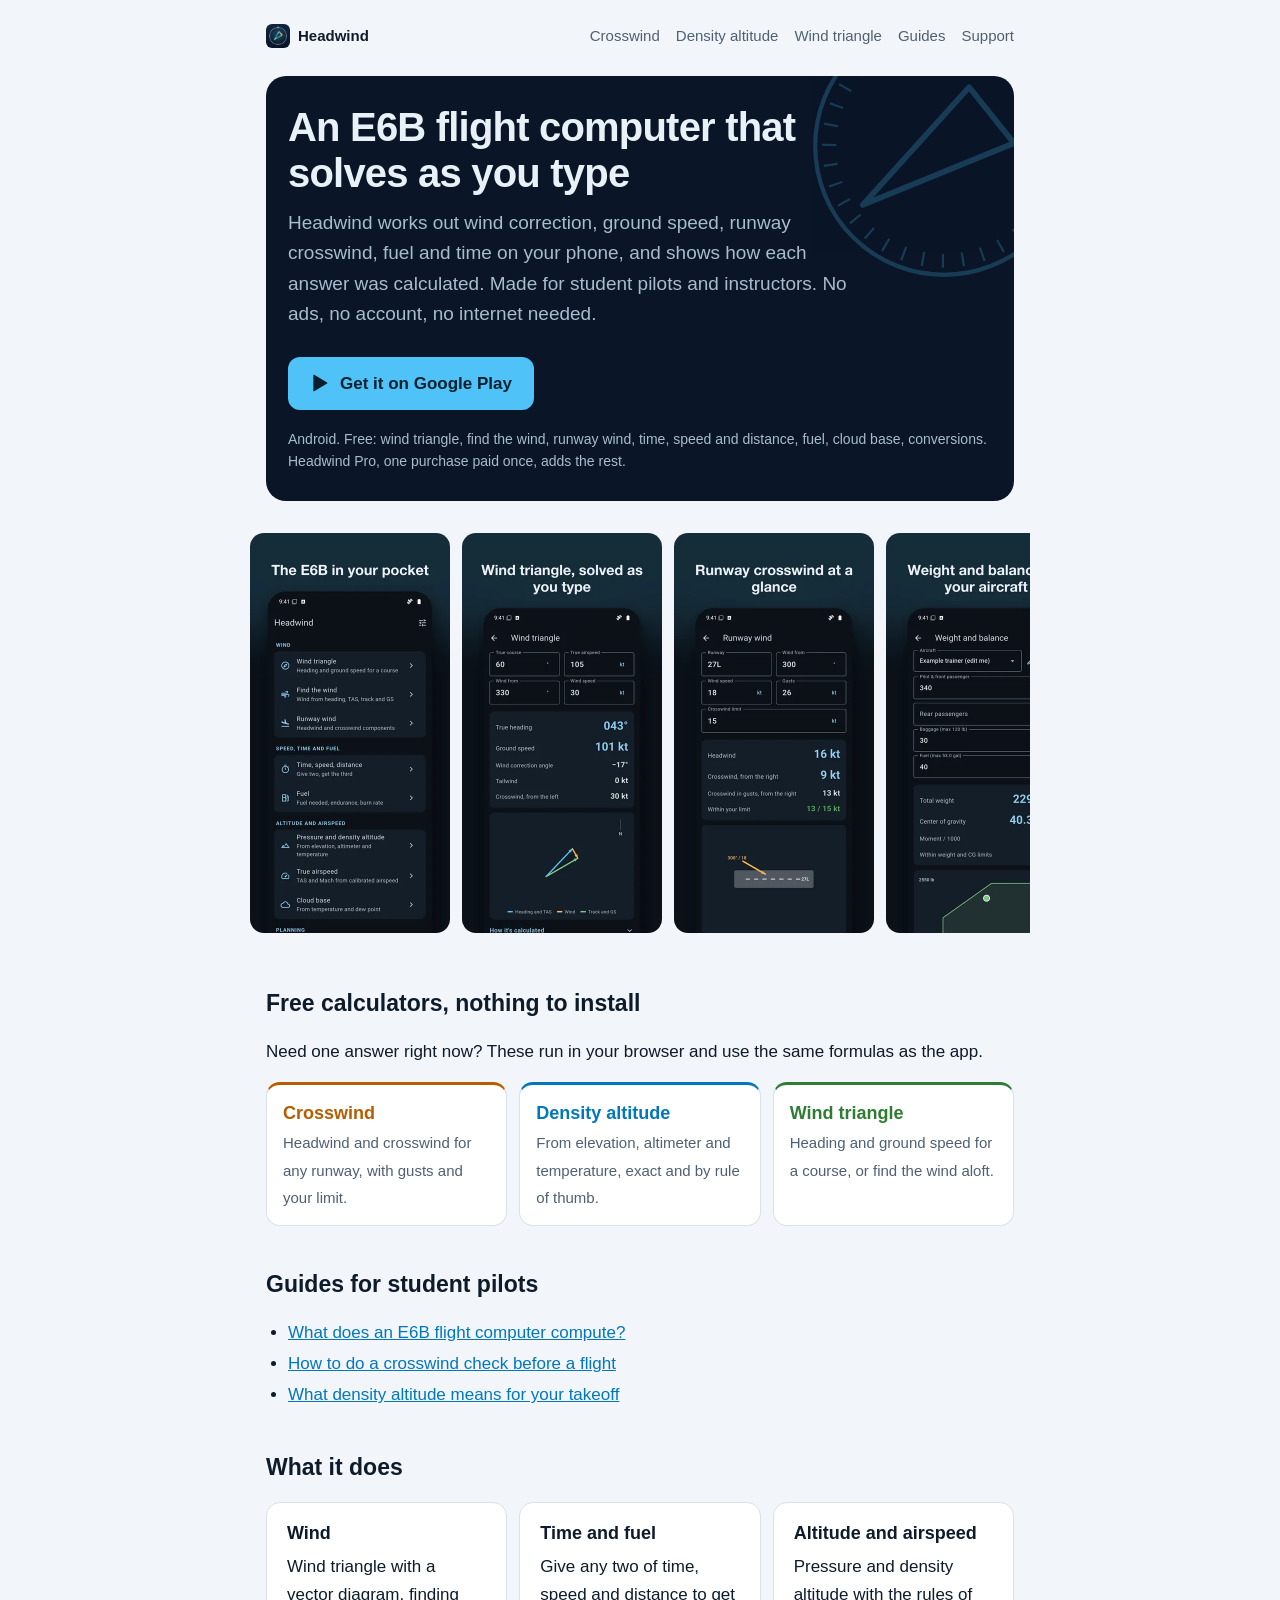
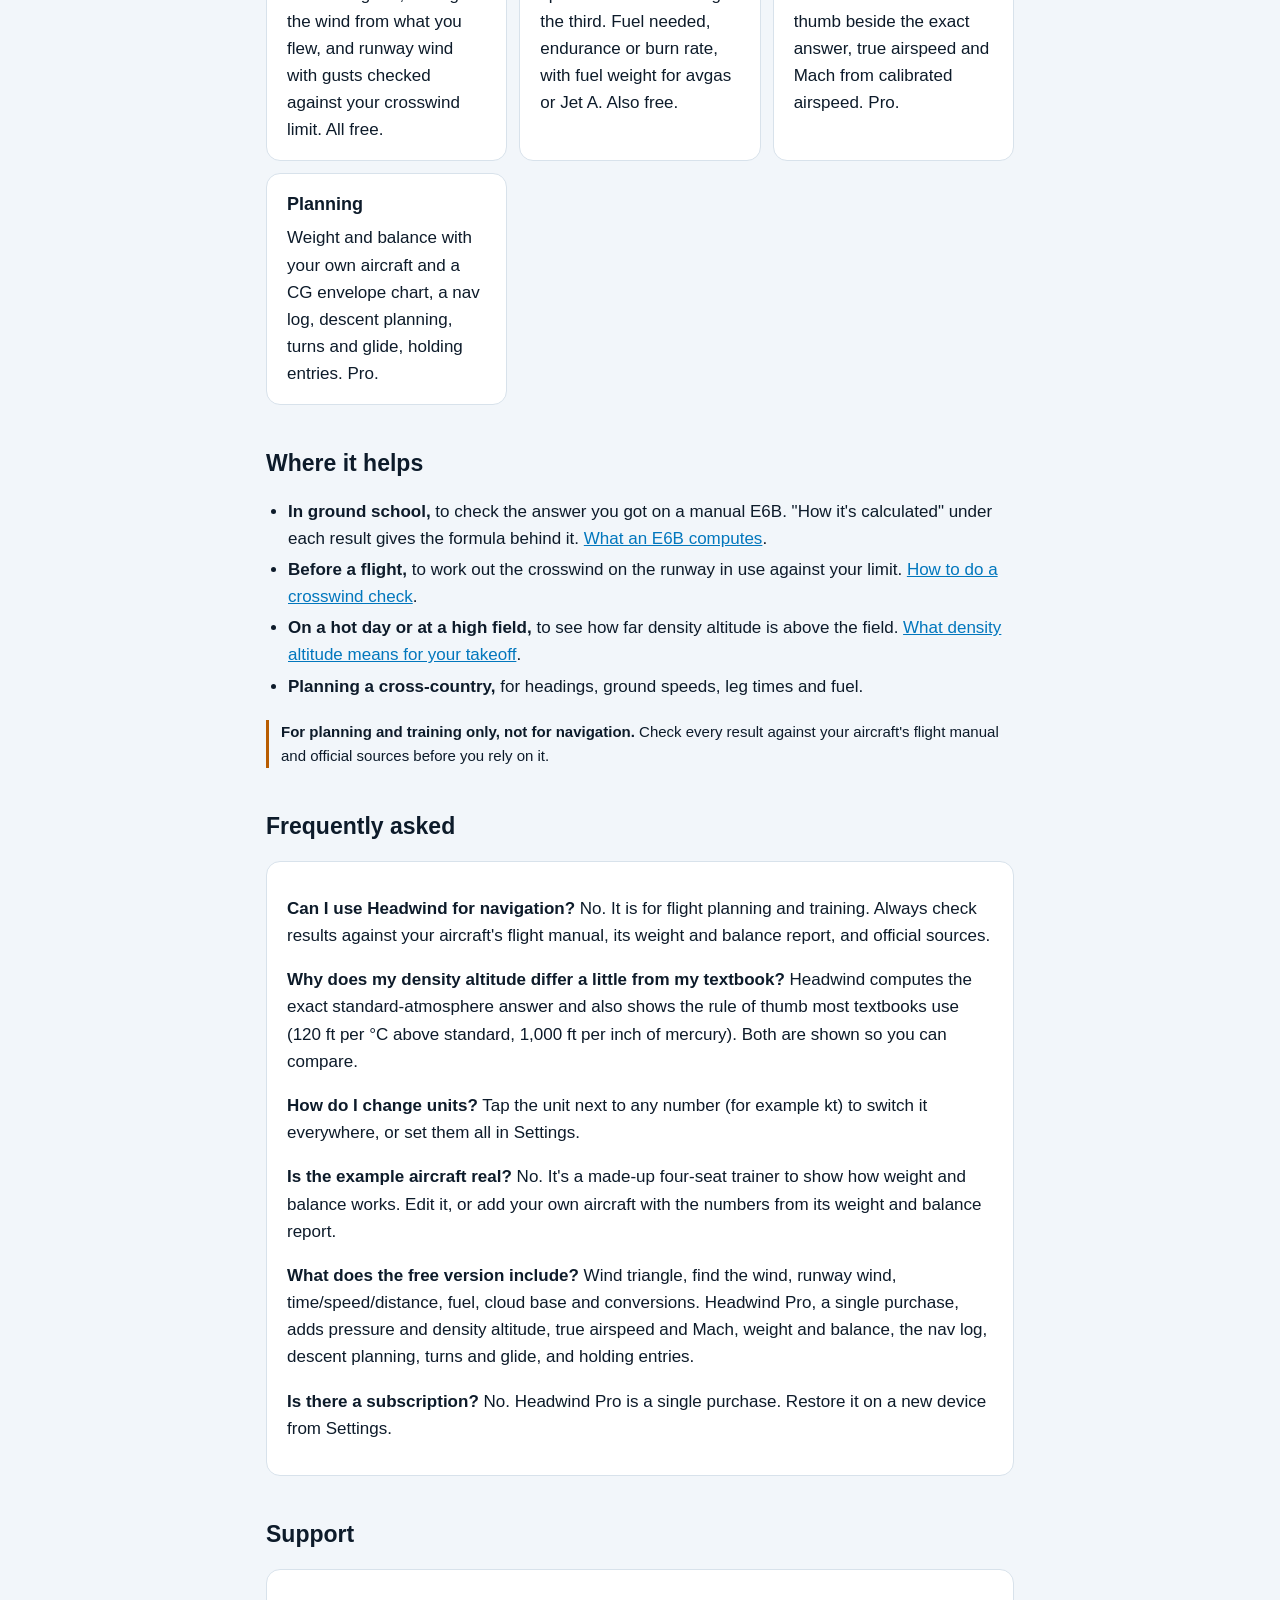
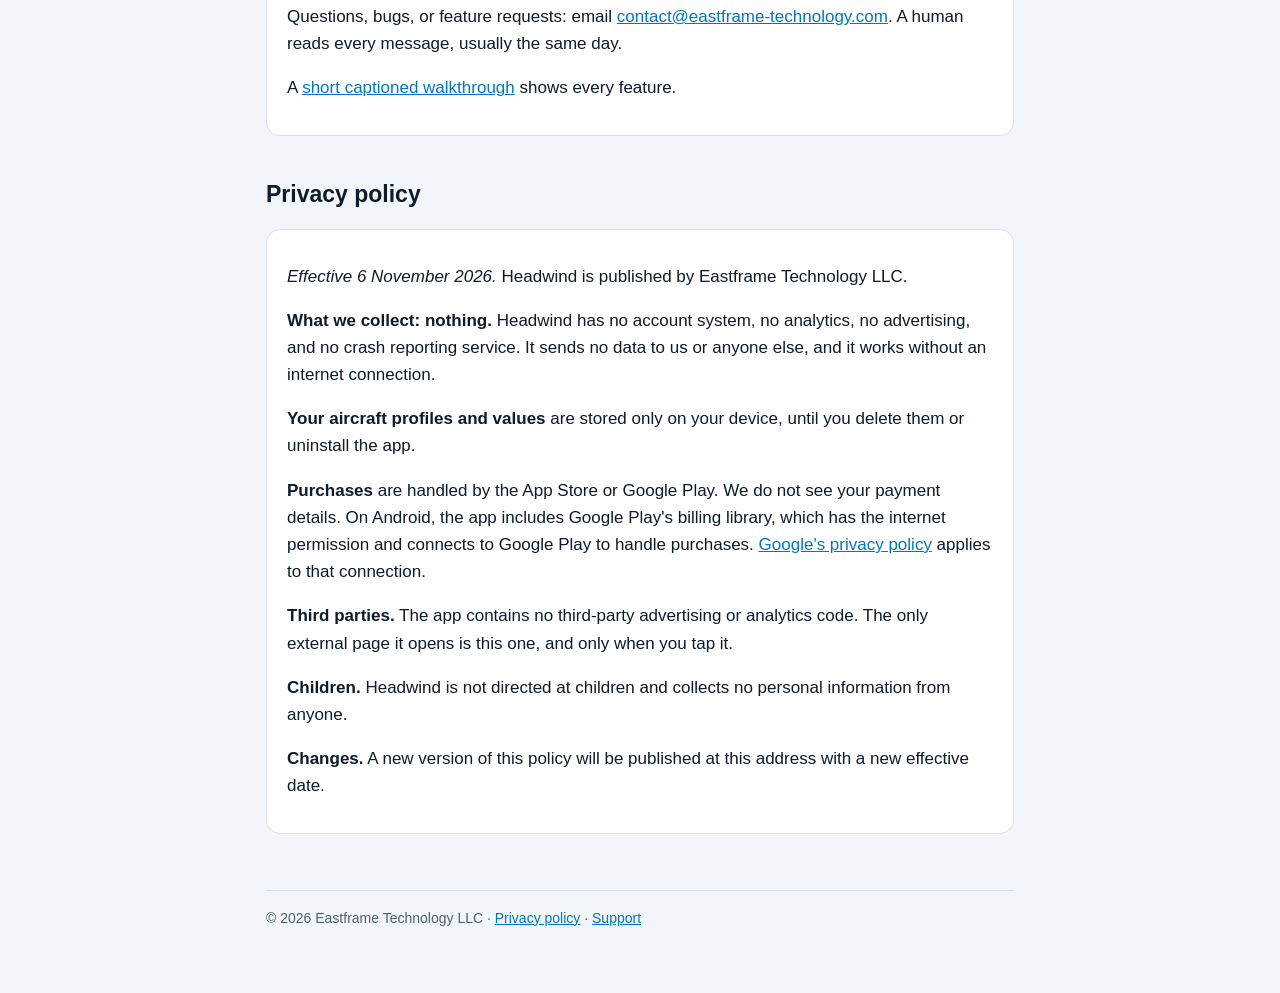
<file: index.html>
<!doctype html>
<html lang="en">
<head>
<meta charset="utf-8">
<meta name="viewport" content="width=device-width, initial-scale=1">
<title>Headwind: E6B flight computer for Android, with free crosswind tools</title>
<meta name="description" content="Headwind is an E6B flight computer app for student pilots: wind triangle, runway crosswind, fuel, density altitude, weight and balance. No ads, no subscription. Free crosswind and density altitude calculators on this site.">
<link rel="canonical" href="https://eastframe-technology.github.io/headwind-support/">
<meta property="og:type" content="website">
<meta property="og:title" content="Headwind: E6B flight computer for Android">
<meta property="og:description" content="Headwind is an E6B flight computer app for student pilots: wind triangle, runway crosswind, fuel, density altitude, weight and balance. No ads, no subscription. Free crosswind and density altitude calculators on this site.">
<meta property="og:image" content="https://eastframe-technology.github.io/headwind-support/img/og.jpg">
<meta property="og:url" content="https://eastframe-technology.github.io/headwind-support/">
<meta name="twitter:card" content="summary_large_image">
<link rel="icon" href="icon.png">
<link rel="stylesheet" href="style.css">
<script type="application/ld+json">
{"@context":"https://schema.org","@type":"MobileApplication","name":"Headwind: E6B Flight Computer","operatingSystem":"Android","applicationCategory":"TravelApplication","description":"E6B flight computer with wind triangle, runway crosswind, fuel, density altitude, true airspeed, weight and balance and nav log. No ads, no subscription, no account. For planning and training, not navigation.","downloadUrl":"https://play.google.com/store/apps/details?id=com.eastframe.headwind","installUrl":"https://play.google.com/store/apps/details?id=com.eastframe.headwind","image":"https://eastframe-technology.github.io/headwind-support/img/og.jpg","offers":{"@type":"Offer","price":"0","priceCurrency":"USD"},"publisher":{"@type":"Organization","name":"Eastframe Technology LLC"}}
</script>
</head>
<body>
<main>
  <nav><a class="home" href="./"><img src="icon.png" alt="" width="24" height="24">Headwind</a><a href="tools/crosswind-calculator.html">Crosswind</a><a href="tools/density-altitude-calculator.html">Density altitude</a><a href="tools/wind-triangle-calculator.html">Wind triangle</a><a href="#guides">Guides</a><a href="#support">Support</a></nav>
  <div class="hero">
    <svg class="ring" viewBox="0 0 200 200" aria-hidden="true"><circle cx="100" cy="100" r="92" fill="none" stroke="currentColor" stroke-width="3"/><circle cx="100" cy="100" r="82" fill="none" stroke="currentColor" stroke-width="10" stroke-dasharray="1.5 12.8"/><path d="M42 142 L118 58 L150 98 Z" fill="none" stroke="currentColor" stroke-width="4" stroke-linejoin="round"/></svg>
    <h1>An E6B flight computer that solves as you type</h1>
    <p class="lead">Headwind works out wind correction, ground speed, runway crosswind, fuel and time on your phone, and shows how each answer was calculated. Made for student pilots and instructors. No ads, no account, no internet needed.</p>
    <a class="cta" href="https://play.google.com/store/apps/details?id=com.eastframe.headwind"><svg viewBox="0 0 24 24" aria-hidden="true"><path fill="currentColor" d="M4 2.8v18.4c0 .6.6.9 1.1.6l15.4-9.2c.5-.3.5-.9 0-1.2L5.1 2.2C4.6 1.9 4 2.2 4 2.8z"/></svg>Get it on Google Play</a>
    <p class="note">Android. Free: wind triangle, find the wind, runway wind, time, speed and distance, fuel, cloud base, conversions. Headwind Pro, one purchase paid once, adds the rest.</p>
  </div>

  <div class="shots" aria-label="Screenshots">
    <img src="img/shot-1.webp" width="200" height="400" alt="Home screen listing wind, speed, fuel, altitude and planning calculators">
    <img src="img/shot-2.webp" width="200" height="400" alt="Wind triangle with true heading 043 and ground speed 101 knots, and a vector diagram" loading="lazy">
    <img src="img/shot-3.webp" width="200" height="400" alt="Runway wind for 27L showing 16 knots headwind and 9 knots crosswind, within a 15 knot limit" loading="lazy">
    <img src="img/shot-4.webp" width="200" height="400" alt="Weight and balance with total weight, center of gravity and an envelope chart" loading="lazy">
    <img src="img/shot-5.webp" width="200" height="400" alt="Nav log with heading, ground speed, time and fuel for each leg" loading="lazy">
    <img src="img/shot-6.webp" width="200" height="400" alt="Pressure altitude 5178 feet and density altitude 8140 feet, with the rule of thumb below" loading="lazy">
  </div>

  <h2>Free calculators, nothing to install</h2>
  <p>Need one answer right now? These run in your browser and use the same formulas as the app.</p>
  <div class="toolcards">
    <a href="tools/crosswind-calculator.html" style="--c:var(--wind)"><strong>Crosswind</strong><span>Headwind and crosswind for any runway, with gusts and your limit.</span></a>
    <a href="tools/density-altitude-calculator.html" style="--c:var(--accent)"><strong>Density altitude</strong><span>From elevation, altimeter and temperature, exact and by rule of thumb.</span></a>
    <a href="tools/wind-triangle-calculator.html" style="--c:var(--track)"><strong>Wind triangle</strong><span>Heading and ground speed for a course, or find the wind aloft.</span></a>
  </div>

  <h2 id="guides">Guides for student pilots</h2>
  <ul>
    <li><a href="guides/what-is-an-e6b.html">What does an E6B flight computer compute?</a></li>
    <li><a href="guides/crosswind-check-before-flight.html">How to do a crosswind check before a flight</a></li>
    <li><a href="guides/density-altitude-explained.html">What density altitude means for your takeoff</a></li>
  </ul>

  <h2>What it does</h2>
  <div class="grid">
    <div class="card"><h3>Wind</h3>Wind triangle with a vector diagram, finding the wind from what you flew, and runway wind with gusts checked against your crosswind limit. All free.</div>
    <div class="card"><h3>Time and fuel</h3>Give any two of time, speed and distance to get the third. Fuel needed, endurance or burn rate, with fuel weight for avgas or Jet A. Also free.</div>
    <div class="card"><h3>Altitude and airspeed</h3>Pressure and density altitude with the rules of thumb beside the exact answer, true airspeed and Mach from calibrated airspeed. Pro.</div>
    <div class="card"><h3>Planning</h3>Weight and balance with your own aircraft and a CG envelope chart, a nav log, descent planning, turns and glide, holding entries. Pro.</div>
  </div>

  <h2>Where it helps</h2>
  <ul>
    <li><strong>In ground school,</strong> to check the answer you got on a manual E6B. "How it's calculated" under each result gives the formula behind it. <a href="guides/what-is-an-e6b.html">What an E6B computes</a>.</li>
    <li><strong>Before a flight,</strong> to work out the crosswind on the runway in use against your limit. <a href="guides/crosswind-check-before-flight.html">How to do a crosswind check</a>.</li>
    <li><strong>On a hot day or at a high field,</strong> to see how far density altitude is above the field. <a href="guides/density-altitude-explained.html">What density altitude means for your takeoff</a>.</li>
    <li><strong>Planning a cross-country,</strong> for headings, ground speeds, leg times and fuel.</li>
  </ul>
  <p class="safety"><strong>For planning and training only, not for navigation.</strong> Check every result against your aircraft's flight manual and official sources before you rely on it.</p>

  <h2>Frequently asked</h2>
  <div class="card faq">
    <p><strong>Can I use Headwind for navigation?</strong> No. It is for flight planning and training. Always check results against your aircraft's flight manual, its weight and balance report, and official sources.</p>
    <p><strong>Why does my density altitude differ a little from my textbook?</strong> Headwind computes the exact standard-atmosphere answer and also shows the rule of thumb most textbooks use (120 ft per °C above standard, 1,000 ft per inch of mercury). Both are shown so you can compare.</p>
    <p><strong>How do I change units?</strong> Tap the unit next to any number (for example kt) to switch it everywhere, or set them all in Settings.</p>
    <p><strong>Is the example aircraft real?</strong> No. It's a made-up four-seat trainer to show how weight and balance works. Edit it, or add your own aircraft with the numbers from its weight and balance report.</p>
    <p><strong>What does the free version include?</strong> Wind triangle, find the wind, runway wind, time/speed/distance, fuel, cloud base and conversions. Headwind Pro, a single purchase, adds pressure and density altitude, true airspeed and Mach, weight and balance, the nav log, descent planning, turns and glide, and holding entries.</p>
    <p><strong>Is there a subscription?</strong> No. Headwind Pro is a single purchase. Restore it on a new device from Settings.</p>
  </div>

  <h2 id="support">Support</h2>
  <div class="card">
    <p>Questions, bugs, or feature requests: email <a href="mailto:contact@eastframe-technology.com">contact@eastframe-technology.com</a>. A human reads every message, usually the same day.</p>
    <p>A <a href="headwind-ios-demo.mp4">short captioned walkthrough</a> shows every feature.</p>
  </div>

  <h2 id="privacy">Privacy policy</h2>
  <div class="card">
    <p><em>Effective 6 November 2026.</em> Headwind is published by Eastframe Technology LLC.</p>
    <p><strong>What we collect: nothing.</strong> Headwind has no account system, no analytics, no advertising, and no crash reporting service. It sends no data to us or anyone else, and it works without an internet connection.</p>
    <p><strong>Your aircraft profiles and values</strong> are stored only on your device, until you delete them or uninstall the app.</p>
    <p><strong>Purchases</strong> are handled by the App Store or Google Play. We do not see your payment details. On Android, the app includes Google Play's billing library, which has the internet permission and connects to Google Play to handle purchases. <a href="https://policies.google.com/privacy">Google's privacy policy</a> applies to that connection.</p>
    <p><strong>Third parties.</strong> The app contains no third-party advertising or analytics code. The only external page it opens is this one, and only when you tap it.</p>
    <p><strong>Children.</strong> Headwind is not directed at children and collects no personal information from anyone.</p>
    <p><strong>Changes.</strong> A new version of this policy will be published at this address with a new effective date.</p>
  </div>
  <footer>© 2026 Eastframe Technology LLC · <a href="privacy.html">Privacy policy</a> · <a href="#support">Support</a></footer>
</main>
</body>
</html>
</file>
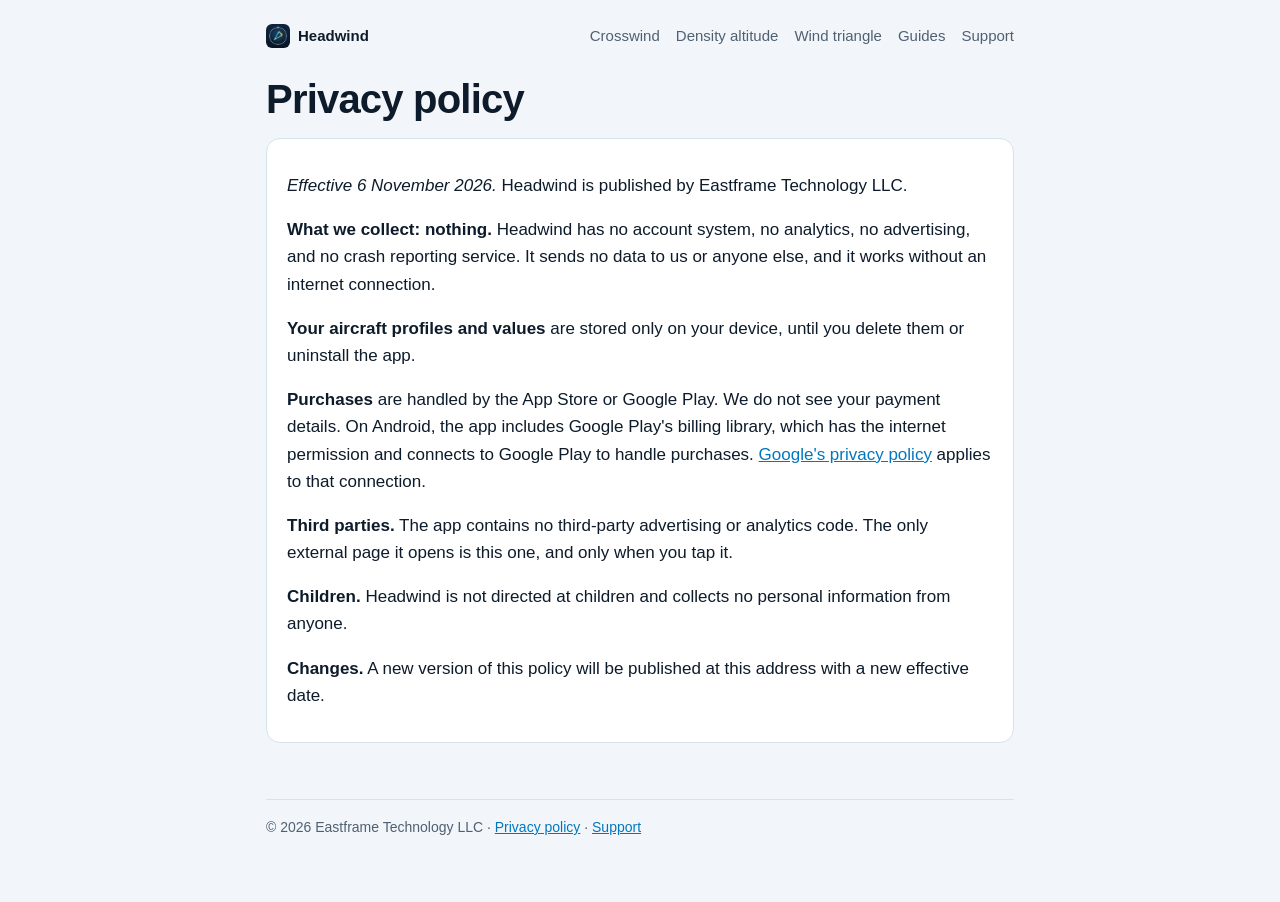
<file: privacy.html>
<!doctype html>
<html lang="en">
<head>
<meta charset="utf-8">
<meta name="viewport" content="width=device-width, initial-scale=1">
<title>Headwind privacy policy</title>
<meta name="description" content="Privacy policy for Headwind, the E6B flight computer app. The app collects nothing.">
<link rel="canonical" href="https://eastframe-technology.github.io/headwind-support/privacy.html">
<meta property="og:type" content="website">
<meta property="og:title" content="Headwind privacy policy">
<meta property="og:description" content="Privacy policy for Headwind, the E6B flight computer app. The app collects nothing.">
<meta property="og:image" content="https://eastframe-technology.github.io/headwind-support/img/og.jpg">
<meta property="og:url" content="https://eastframe-technology.github.io/headwind-support/privacy.html">
<meta name="twitter:card" content="summary_large_image">
<link rel="icon" href="icon.png">
<link rel="stylesheet" href="style.css">
</head>
<body>
<main>
  <nav><a class="home" href="./"><img src="icon.png" alt="" width="24" height="24">Headwind</a><a href="tools/crosswind-calculator.html">Crosswind</a><a href="tools/density-altitude-calculator.html">Density altitude</a><a href="tools/wind-triangle-calculator.html">Wind triangle</a><a href="./#guides">Guides</a><a href="./#support">Support</a></nav>
  <h1 id="privacy">Privacy policy</h1>
  <div class="card">
    <p><em>Effective 6 November 2026.</em> Headwind is published by Eastframe Technology LLC.</p>
    <p><strong>What we collect: nothing.</strong> Headwind has no account system, no analytics, no advertising, and no crash reporting service. It sends no data to us or anyone else, and it works without an internet connection.</p>
    <p><strong>Your aircraft profiles and values</strong> are stored only on your device, until you delete them or uninstall the app.</p>
    <p><strong>Purchases</strong> are handled by the App Store or Google Play. We do not see your payment details. On Android, the app includes Google Play's billing library, which has the internet permission and connects to Google Play to handle purchases. <a href="https://policies.google.com/privacy">Google's privacy policy</a> applies to that connection.</p>
    <p><strong>Third parties.</strong> The app contains no third-party advertising or analytics code. The only external page it opens is this one, and only when you tap it.</p>
    <p><strong>Children.</strong> Headwind is not directed at children and collects no personal information from anyone.</p>
    <p><strong>Changes.</strong> A new version of this policy will be published at this address with a new effective date.</p>
  </div>
  <footer>© 2026 Eastframe Technology LLC · <a href="privacy.html">Privacy policy</a> · <a href="./#support">Support</a></footer>
</main>
</body>
</html>
</file>
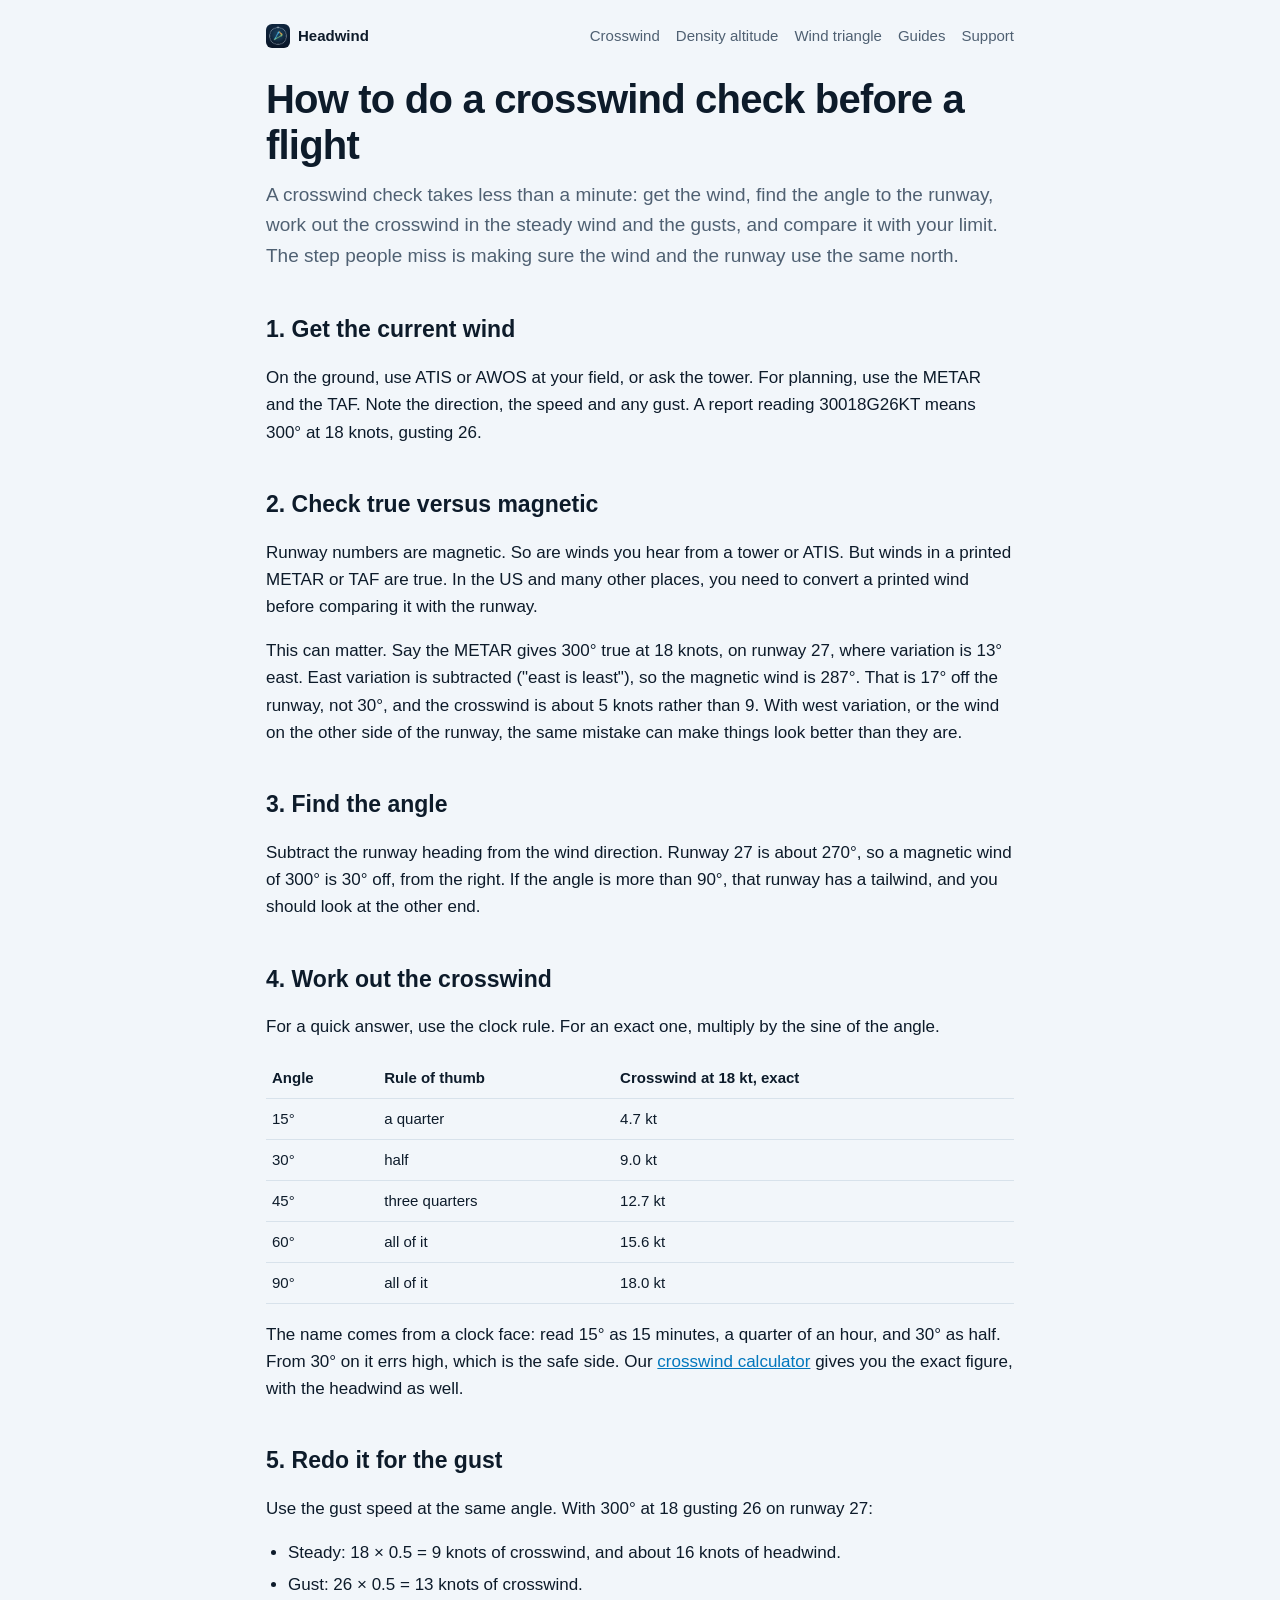
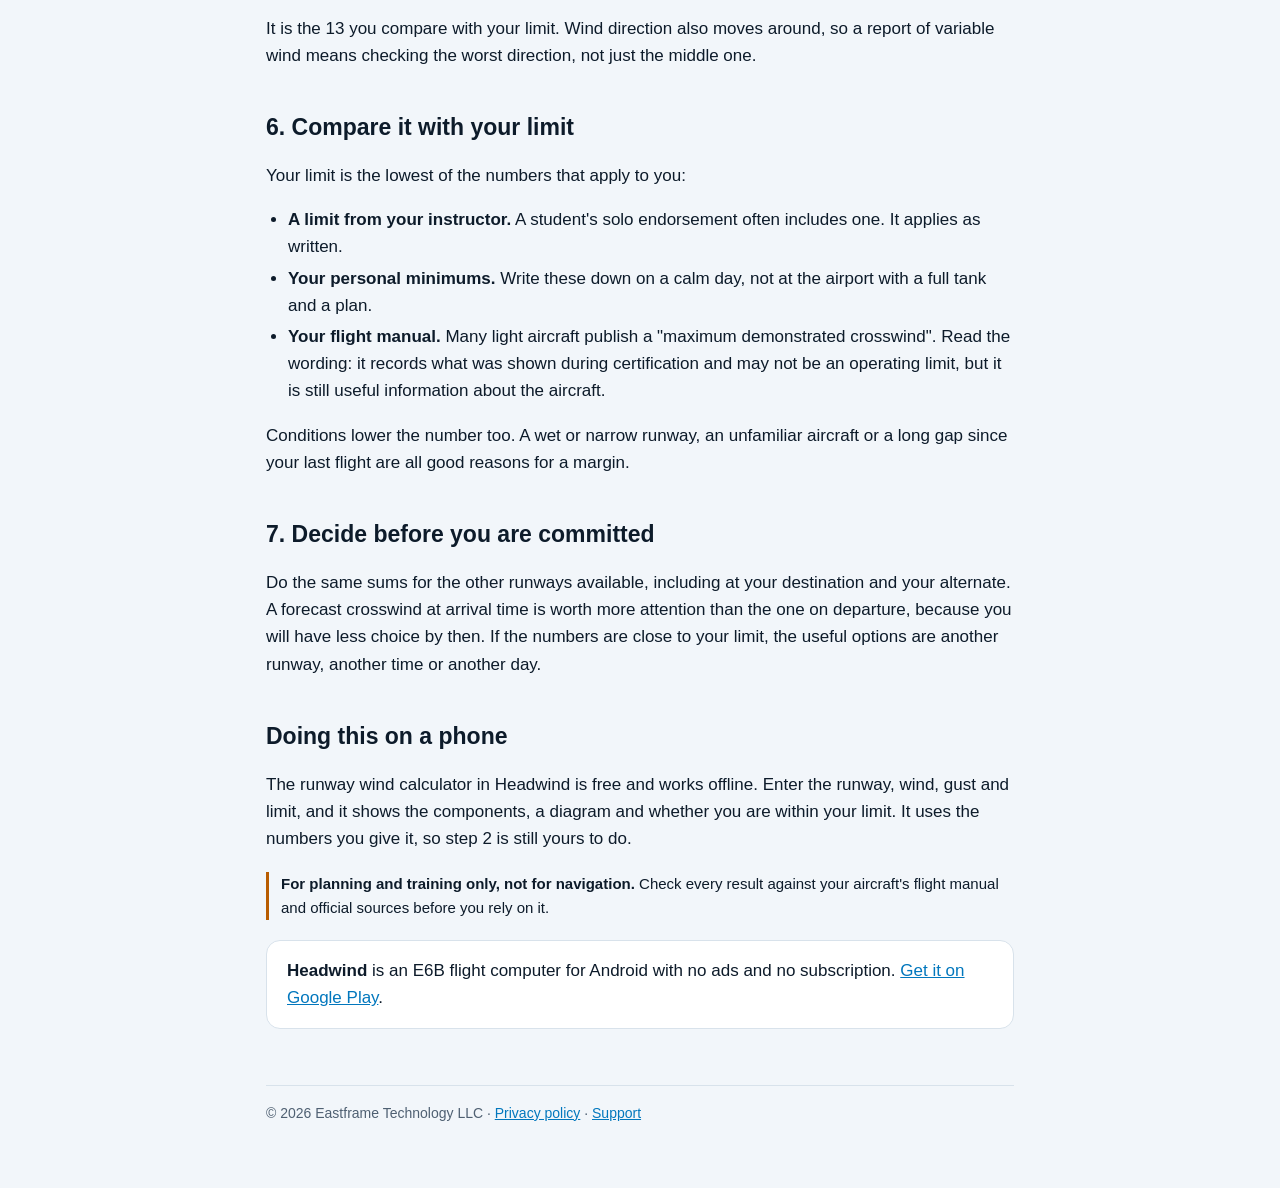
<file: guides/crosswind-check-before-flight.html>
<!doctype html>
<html lang="en">
<head>
<meta charset="utf-8">
<meta name="viewport" content="width=device-width, initial-scale=1">
<title>How to do a crosswind check before a flight, step by step</title>
<meta name="description" content="A short routine for working out crosswind before you fly: get the wind, watch true versus magnetic, find the angle, do the math, check the gusts and compare with your limit.">
<link rel="canonical" href="https://eastframe-technology.github.io/headwind-support/guides/crosswind-check-before-flight.html">
<meta property="og:type" content="article">
<meta property="og:title" content="How to do a crosswind check before a flight">
<meta property="og:description" content="A short routine for working out crosswind before you fly: get the wind, watch true versus magnetic, find the angle, do the math, check the gusts and compare with your limit.">
<meta property="og:image" content="https://eastframe-technology.github.io/headwind-support/img/og.jpg">
<meta property="og:url" content="https://eastframe-technology.github.io/headwind-support/guides/crosswind-check-before-flight.html">
<meta name="twitter:card" content="summary_large_image">
<link rel="icon" href="../icon.png">
<link rel="stylesheet" href="../style.css">
<script type="application/ld+json">
{"@context":"https://schema.org","@type":"Article","headline":"How to do a crosswind check before a flight","description":"A short routine for working out crosswind before you fly: get the wind, watch true versus magnetic, find the angle, do the math, check the gusts and compare with your limit.","datePublished":"2026-11-06","author":{"@type":"Organization","name":"Eastframe Technology LLC"},"publisher":{"@type":"Organization","name":"Eastframe Technology LLC"},"image":"https://eastframe-technology.github.io/headwind-support/img/og.jpg","mainEntityOfPage":"https://eastframe-technology.github.io/headwind-support/guides/crosswind-check-before-flight.html"}
</script>
</head>
<body>
<main>
  <nav><a class="home" href="../"><img src="../icon.png" alt="" width="24" height="24">Headwind</a><a href="../tools/crosswind-calculator.html">Crosswind</a><a href="../tools/density-altitude-calculator.html">Density altitude</a><a href="../tools/wind-triangle-calculator.html">Wind triangle</a><a href="../#guides">Guides</a><a href="../#support">Support</a></nav>
  <h1>How to do a crosswind check before a flight</h1>
  <p class="lead">A crosswind check takes less than a minute: get the wind, find the angle to the runway, work out the crosswind in the steady wind and the gusts, and compare it with your limit. The step people miss is making sure the wind and the runway use the same north.</p>

  <h2>1. Get the current wind</h2>
  <p>On the ground, use ATIS or AWOS at your field, or ask the tower. For planning, use the METAR and the TAF. Note the direction, the speed and any gust. A report reading 30018G26KT means 300° at 18 knots, gusting 26.</p>

  <h2>2. Check true versus magnetic</h2>
  <p>Runway numbers are magnetic. So are winds you hear from a tower or ATIS. But winds in a printed METAR or TAF are true. In the US and many other places, you need to convert a printed wind before comparing it with the runway.</p>
  <p>This can matter. Say the METAR gives 300° true at 18 knots, on runway 27, where variation is 13° east. East variation is subtracted ("east is least"), so the magnetic wind is 287°. That is 17° off the runway, not 30°, and the crosswind is about 5 knots rather than 9. With west variation, or the wind on the other side of the runway, the same mistake can make things look better than they are.</p>

  <h2>3. Find the angle</h2>
  <p>Subtract the runway heading from the wind direction. Runway 27 is about 270°, so a magnetic wind of 300° is 30° off, from the right. If the angle is more than 90°, that runway has a tailwind, and you should look at the other end.</p>

  <h2>4. Work out the crosswind</h2>
  <p>For a quick answer, use the clock rule. For an exact one, multiply by the sine of the angle.</p>
  <div class="tablewrap"><table>
    <tr><th>Angle</th><th>Rule of thumb</th><th>Crosswind at 18 kt, exact</th></tr>
    <tr><td>15°</td><td>a quarter</td><td>4.7 kt</td></tr>
    <tr><td>30°</td><td>half</td><td>9.0 kt</td></tr>
    <tr><td>45°</td><td>three quarters</td><td>12.7 kt</td></tr>
    <tr><td>60°</td><td>all of it</td><td>15.6 kt</td></tr>
    <tr><td>90°</td><td>all of it</td><td>18.0 kt</td></tr>
  </table></div>
  <p>The name comes from a clock face: read 15° as 15 minutes, a quarter of an hour, and 30° as half. From 30° on it errs high, which is the safe side. Our <a href="../tools/crosswind-calculator.html">crosswind calculator</a> gives you the exact figure, with the headwind as well.</p>

  <h2>5. Redo it for the gust</h2>
  <p>Use the gust speed at the same angle. With 300° at 18 gusting 26 on runway 27:</p>
  <ul>
    <li>Steady: 18 × 0.5 = 9 knots of crosswind, and about 16 knots of headwind.</li>
    <li>Gust: 26 × 0.5 = 13 knots of crosswind.</li>
  </ul>
  <p>It is the 13 you compare with your limit. Wind direction also moves around, so a report of variable wind means checking the worst direction, not just the middle one.</p>

  <h2>6. Compare it with your limit</h2>
  <p>Your limit is the lowest of the numbers that apply to you:</p>
  <ul>
    <li><strong>A limit from your instructor.</strong> A student's solo endorsement often includes one. It applies as written.</li>
    <li><strong>Your personal minimums.</strong> Write these down on a calm day, not at the airport with a full tank and a plan.</li>
    <li><strong>Your flight manual.</strong> Many light aircraft publish a "maximum demonstrated crosswind". Read the wording: it records what was shown during certification and may not be an operating limit, but it is still useful information about the aircraft.</li>
  </ul>
  <p>Conditions lower the number too. A wet or narrow runway, an unfamiliar aircraft or a long gap since your last flight are all good reasons for a margin.</p>

  <h2>7. Decide before you are committed</h2>
  <p>Do the same sums for the other runways available, including at your destination and your alternate. A forecast crosswind at arrival time is worth more attention than the one on departure, because you will have less choice by then. If the numbers are close to your limit, the useful options are another runway, another time or another day.</p>

  <h2>Doing this on a phone</h2>
  <p>The runway wind calculator in Headwind is free and works offline. Enter the runway, wind, gust and limit, and it shows the components, a diagram and whether you are within your limit. It uses the numbers you give it, so step 2 is still yours to do.</p>
  <p class="safety"><strong>For planning and training only, not for navigation.</strong> Check every result against your aircraft's flight manual and official sources before you rely on it.</p>
  <div class="card"><strong>Headwind</strong> is an E6B flight computer for Android with no ads and no subscription. <a href="https://play.google.com/store/apps/details?id=com.eastframe.headwind">Get it on Google Play</a>.</div>
  <footer>© 2026 Eastframe Technology LLC · <a href="../privacy.html">Privacy policy</a> · <a href="../#support">Support</a></footer>
</main>
</body>
</html>
</file>
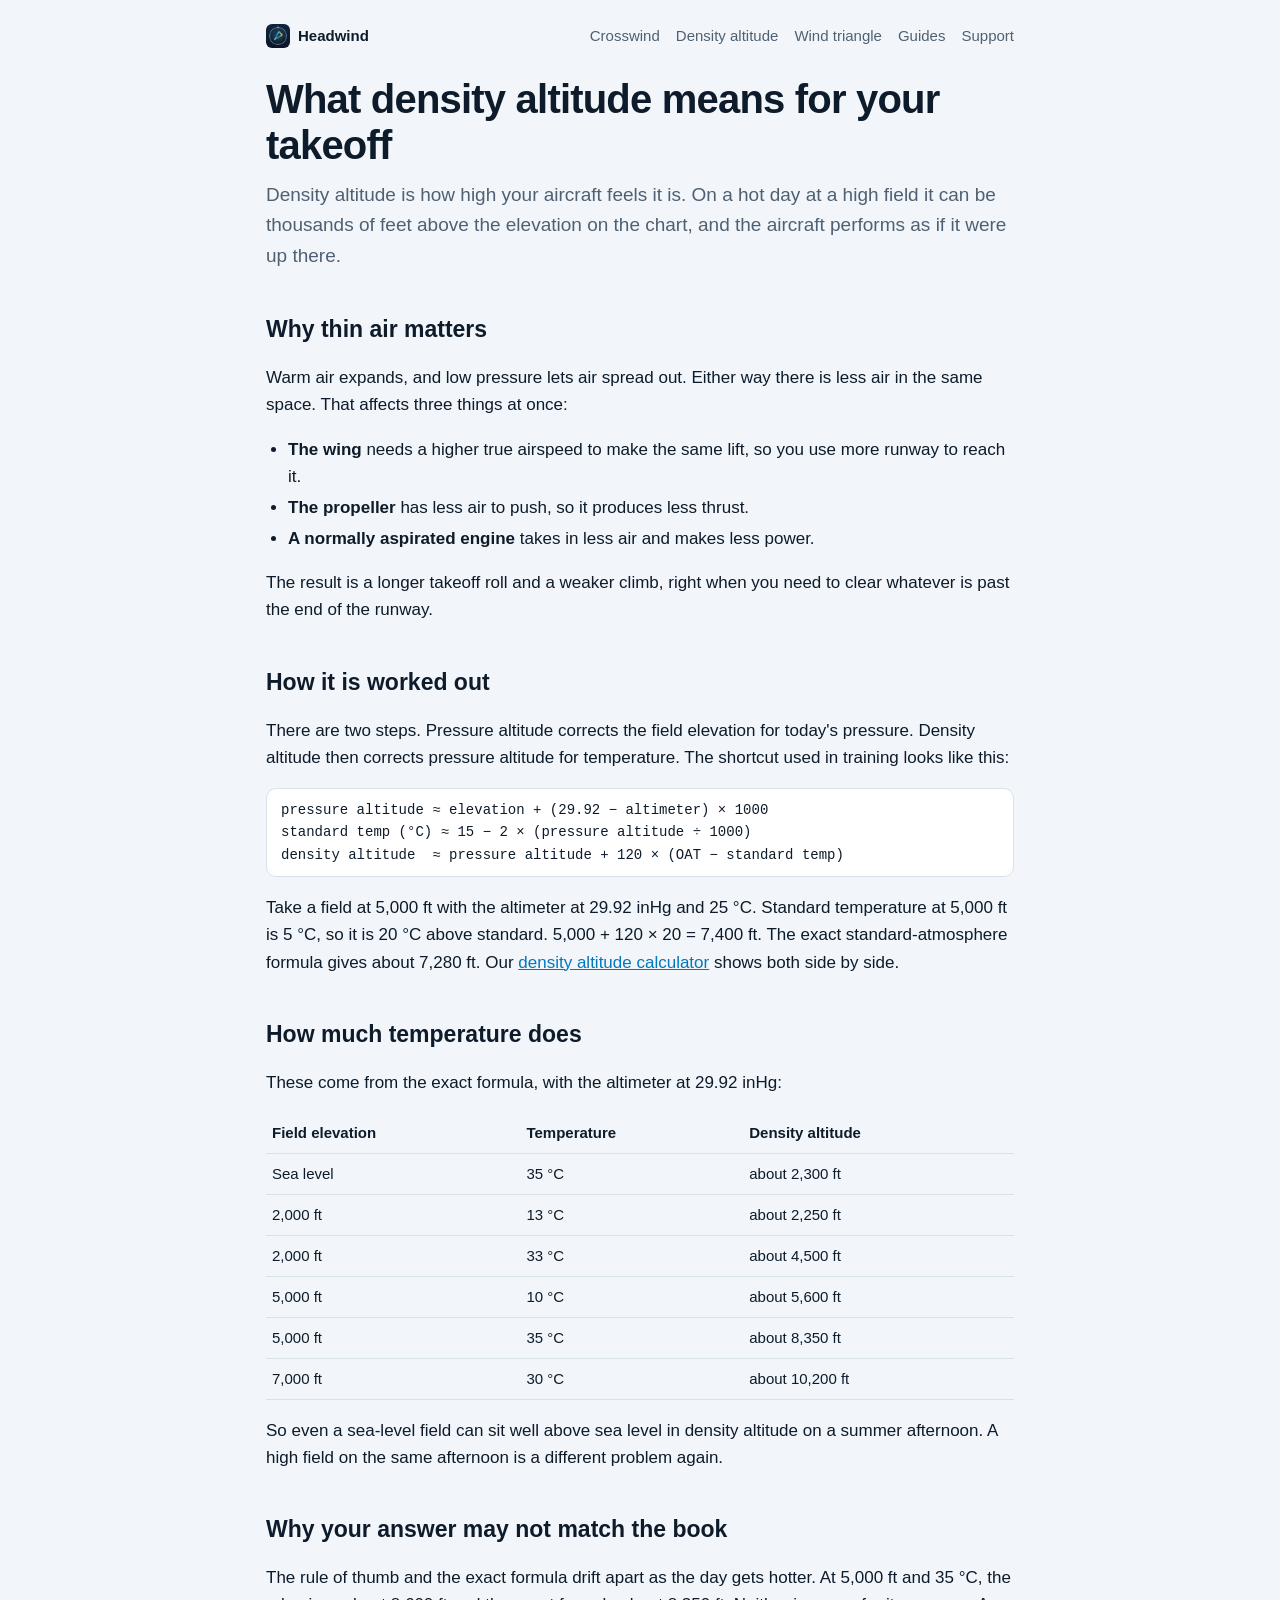
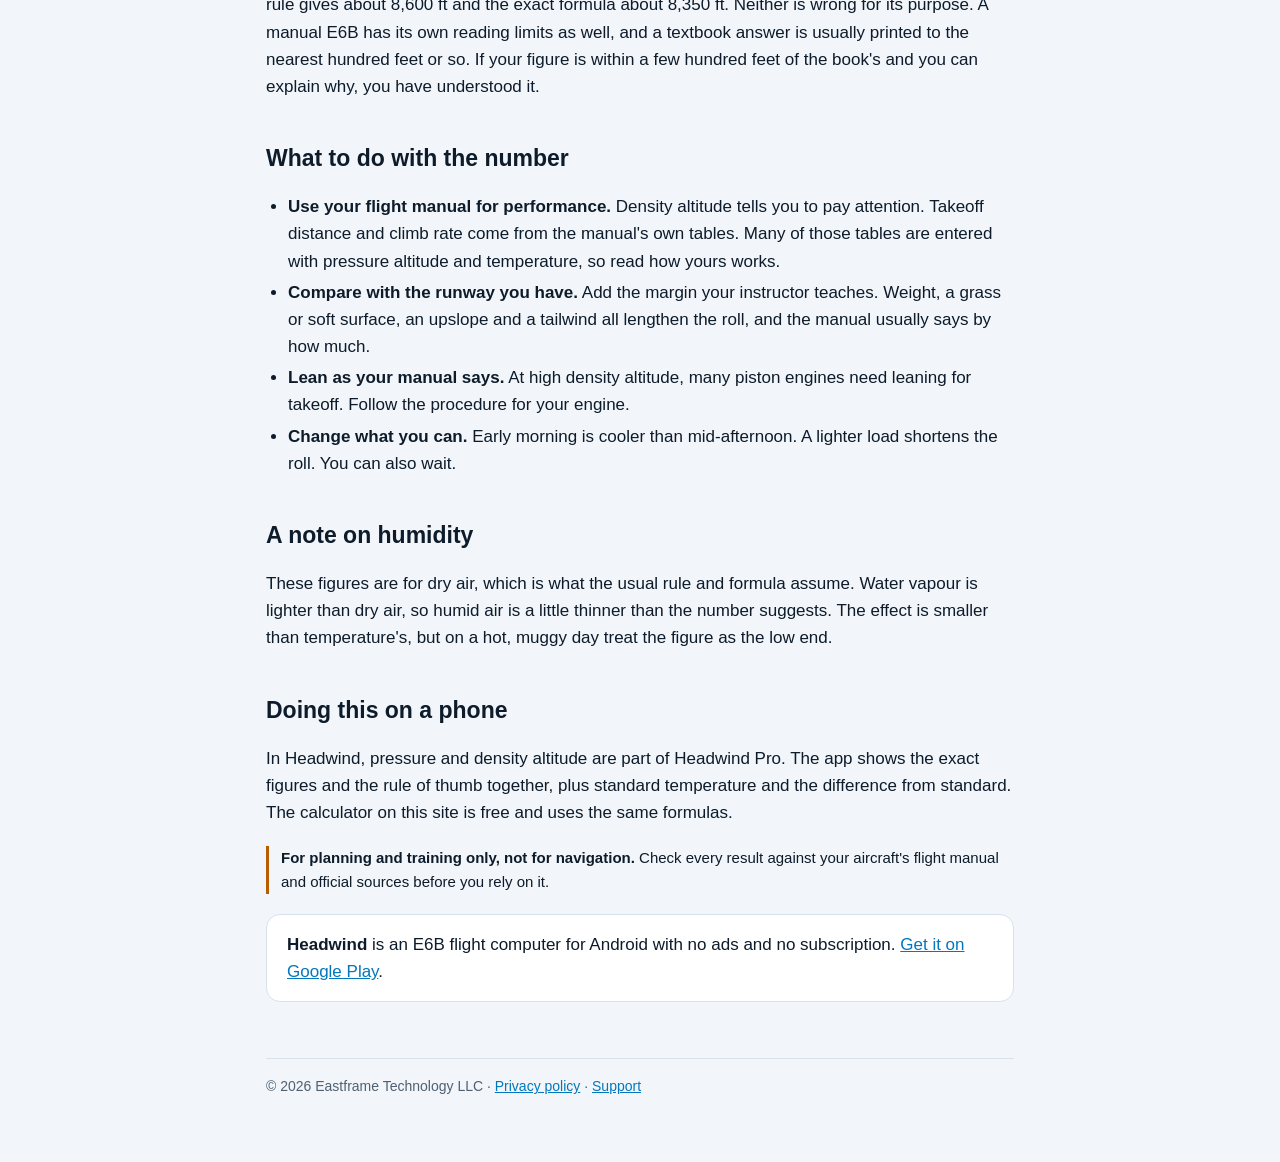
<file: guides/density-altitude-explained.html>
<!doctype html>
<html lang="en">
<head>
<meta charset="utf-8">
<meta name="viewport" content="width=device-width, initial-scale=1">
<title>Density altitude explained: why a hot day changes your takeoff</title>
<meta name="description" content="Density altitude is how high the aircraft feels it is. How to work it out, why heat and high fields lengthen the takeoff, and how to use it with your flight manual.">
<link rel="canonical" href="https://eastframe-technology.github.io/headwind-support/guides/density-altitude-explained.html">
<meta property="og:type" content="article">
<meta property="og:title" content="What density altitude means for your takeoff">
<meta property="og:description" content="Density altitude is how high the aircraft feels it is. How to work it out, why heat and high fields lengthen the takeoff, and how to use it with your flight manual.">
<meta property="og:image" content="https://eastframe-technology.github.io/headwind-support/img/og.jpg">
<meta property="og:url" content="https://eastframe-technology.github.io/headwind-support/guides/density-altitude-explained.html">
<meta name="twitter:card" content="summary_large_image">
<link rel="icon" href="../icon.png">
<link rel="stylesheet" href="../style.css">
<script type="application/ld+json">
{"@context":"https://schema.org","@type":"Article","headline":"What density altitude means for your takeoff","description":"Density altitude is how high the aircraft feels it is. How to work it out, why heat and high fields lengthen the takeoff, and how to use it with your flight manual.","datePublished":"2026-11-06","author":{"@type":"Organization","name":"Eastframe Technology LLC"},"publisher":{"@type":"Organization","name":"Eastframe Technology LLC"},"image":"https://eastframe-technology.github.io/headwind-support/img/og.jpg","mainEntityOfPage":"https://eastframe-technology.github.io/headwind-support/guides/density-altitude-explained.html"}
</script>
</head>
<body>
<main>
  <nav><a class="home" href="../"><img src="../icon.png" alt="" width="24" height="24">Headwind</a><a href="../tools/crosswind-calculator.html">Crosswind</a><a href="../tools/density-altitude-calculator.html">Density altitude</a><a href="../tools/wind-triangle-calculator.html">Wind triangle</a><a href="../#guides">Guides</a><a href="../#support">Support</a></nav>
  <h1>What density altitude means for your takeoff</h1>
  <p class="lead">Density altitude is how high your aircraft feels it is. On a hot day at a high field it can be thousands of feet above the elevation on the chart, and the aircraft performs as if it were up there.</p>

  <h2>Why thin air matters</h2>
  <p>Warm air expands, and low pressure lets air spread out. Either way there is less air in the same space. That affects three things at once:</p>
  <ul>
    <li><strong>The wing</strong> needs a higher true airspeed to make the same lift, so you use more runway to reach it.</li>
    <li><strong>The propeller</strong> has less air to push, so it produces less thrust.</li>
    <li><strong>A normally aspirated engine</strong> takes in less air and makes less power.</li>
  </ul>
  <p>The result is a longer takeoff roll and a weaker climb, right when you need to clear whatever is past the end of the runway.</p>

  <h2>How it is worked out</h2>
  <p>There are two steps. Pressure altitude corrects the field elevation for today's pressure. Density altitude then corrects pressure altitude for temperature. The shortcut used in training looks like this:</p>
  <pre class="formula">pressure altitude ≈ elevation + (29.92 − altimeter) × 1000
standard temp (°C) ≈ 15 − 2 × (pressure altitude ÷ 1000)
density altitude  ≈ pressure altitude + 120 × (OAT − standard temp)</pre>
  <p>Take a field at 5,000 ft with the altimeter at 29.92 inHg and 25 °C. Standard temperature at 5,000 ft is 5 °C, so it is 20 °C above standard. 5,000 + 120 × 20 = 7,400 ft. The exact standard-atmosphere formula gives about 7,280 ft. Our <a href="../tools/density-altitude-calculator.html">density altitude calculator</a> shows both side by side.</p>

  <h2>How much temperature does</h2>
  <p>These come from the exact formula, with the altimeter at 29.92 inHg:</p>
  <div class="tablewrap"><table>
    <tr><th>Field elevation</th><th>Temperature</th><th>Density altitude</th></tr>
    <tr><td>Sea level</td><td>35 °C</td><td>about 2,300 ft</td></tr>
    <tr><td>2,000 ft</td><td>13 °C</td><td>about 2,250 ft</td></tr>
    <tr><td>2,000 ft</td><td>33 °C</td><td>about 4,500 ft</td></tr>
    <tr><td>5,000 ft</td><td>10 °C</td><td>about 5,600 ft</td></tr>
    <tr><td>5,000 ft</td><td>35 °C</td><td>about 8,350 ft</td></tr>
    <tr><td>7,000 ft</td><td>30 °C</td><td>about 10,200 ft</td></tr>
  </table></div>
  <p>So even a sea-level field can sit well above sea level in density altitude on a summer afternoon. A high field on the same afternoon is a different problem again.</p>

  <h2>Why your answer may not match the book</h2>
  <p>The rule of thumb and the exact formula drift apart as the day gets hotter. At 5,000 ft and 35 °C, the rule gives about 8,600 ft and the exact formula about 8,350 ft. Neither is wrong for its purpose. A manual E6B has its own reading limits as well, and a textbook answer is usually printed to the nearest hundred feet or so. If your figure is within a few hundred feet of the book's and you can explain why, you have understood it.</p>

  <h2>What to do with the number</h2>
  <ul>
    <li><strong>Use your flight manual for performance.</strong> Density altitude tells you to pay attention. Takeoff distance and climb rate come from the manual's own tables. Many of those tables are entered with pressure altitude and temperature, so read how yours works.</li>
    <li><strong>Compare with the runway you have.</strong> Add the margin your instructor teaches. Weight, a grass or soft surface, an upslope and a tailwind all lengthen the roll, and the manual usually says by how much.</li>
    <li><strong>Lean as your manual says.</strong> At high density altitude, many piston engines need leaning for takeoff. Follow the procedure for your engine.</li>
    <li><strong>Change what you can.</strong> Early morning is cooler than mid-afternoon. A lighter load shortens the roll. You can also wait.</li>
  </ul>

  <h2>A note on humidity</h2>
  <p>These figures are for dry air, which is what the usual rule and formula assume. Water vapour is lighter than dry air, so humid air is a little thinner than the number suggests. The effect is smaller than temperature's, but on a hot, muggy day treat the figure as the low end.</p>

  <h2>Doing this on a phone</h2>
  <p>In Headwind, pressure and density altitude are part of Headwind Pro. The app shows the exact figures and the rule of thumb together, plus standard temperature and the difference from standard. The calculator on this site is free and uses the same formulas.</p>
  <p class="safety"><strong>For planning and training only, not for navigation.</strong> Check every result against your aircraft's flight manual and official sources before you rely on it.</p>
  <div class="card"><strong>Headwind</strong> is an E6B flight computer for Android with no ads and no subscription. <a href="https://play.google.com/store/apps/details?id=com.eastframe.headwind">Get it on Google Play</a>.</div>
  <footer>© 2026 Eastframe Technology LLC · <a href="../privacy.html">Privacy policy</a> · <a href="../#support">Support</a></footer>
</main>
</body>
</html>
</file>
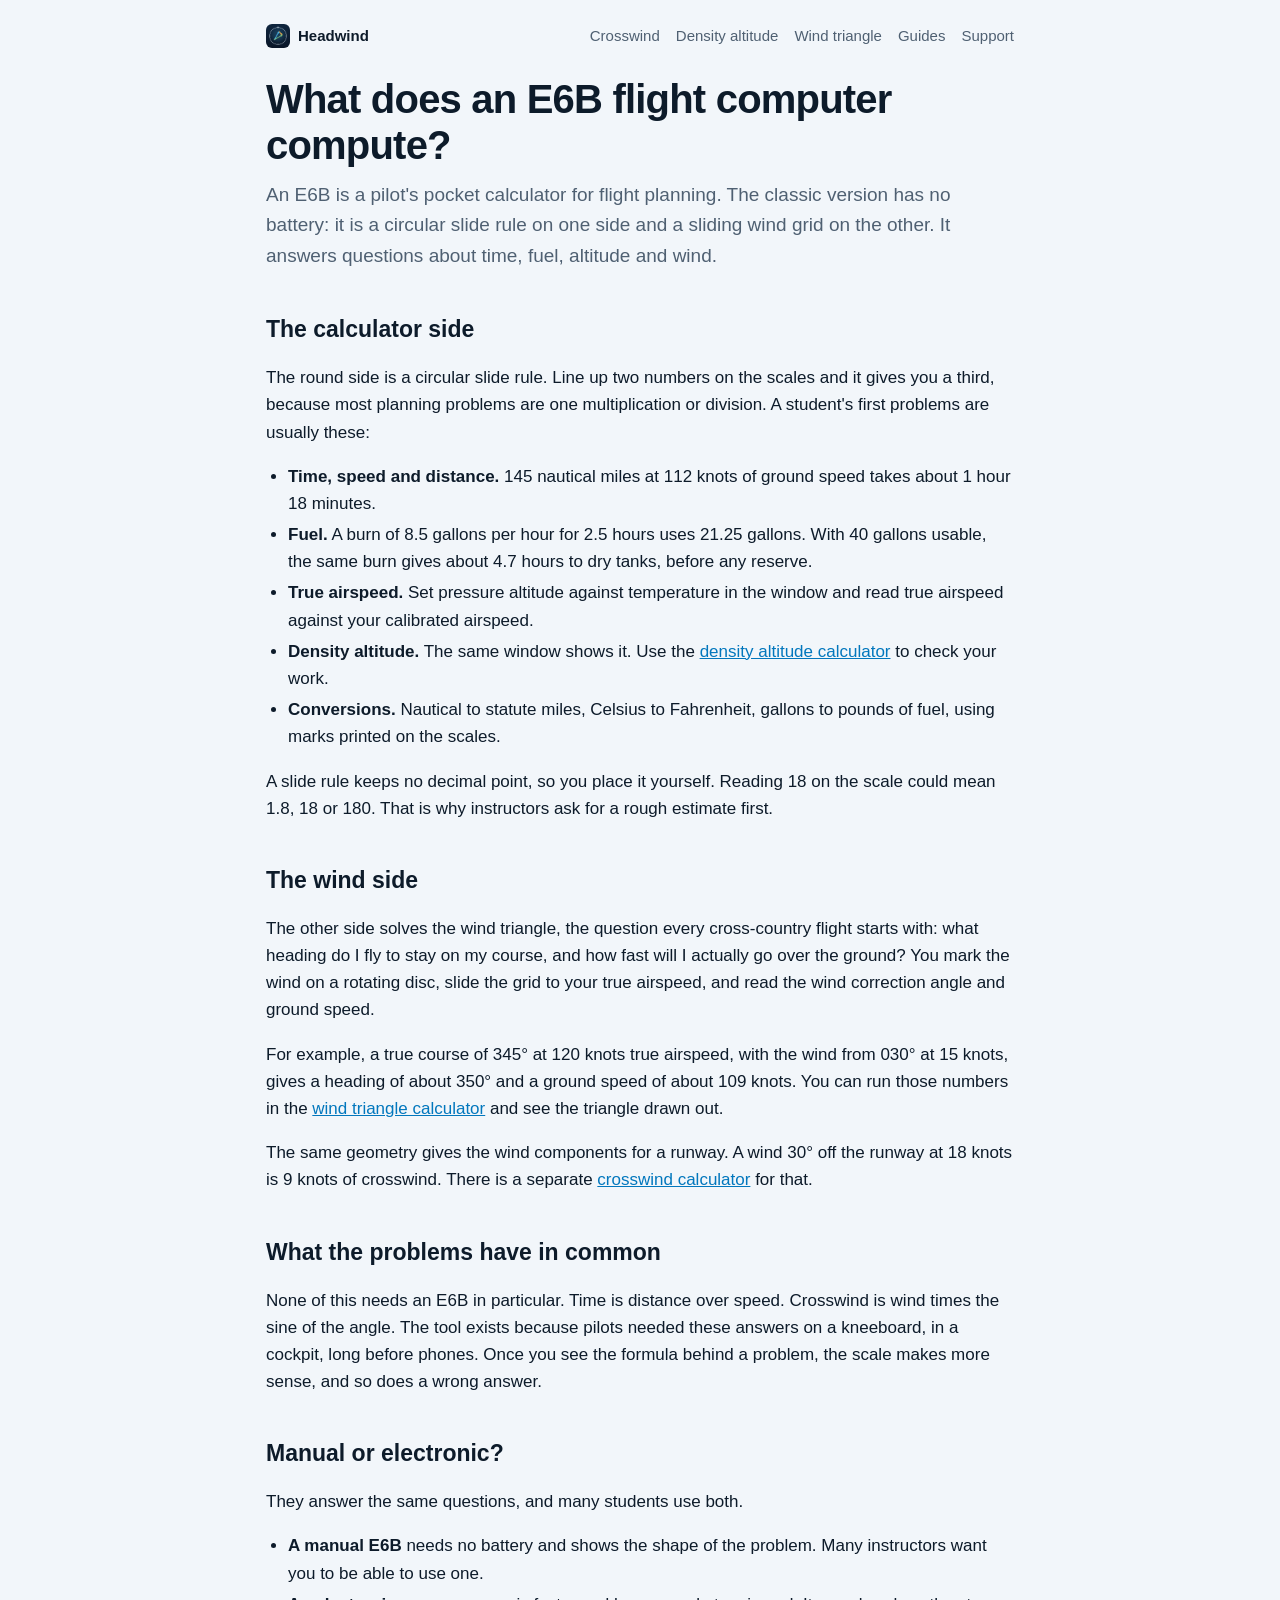
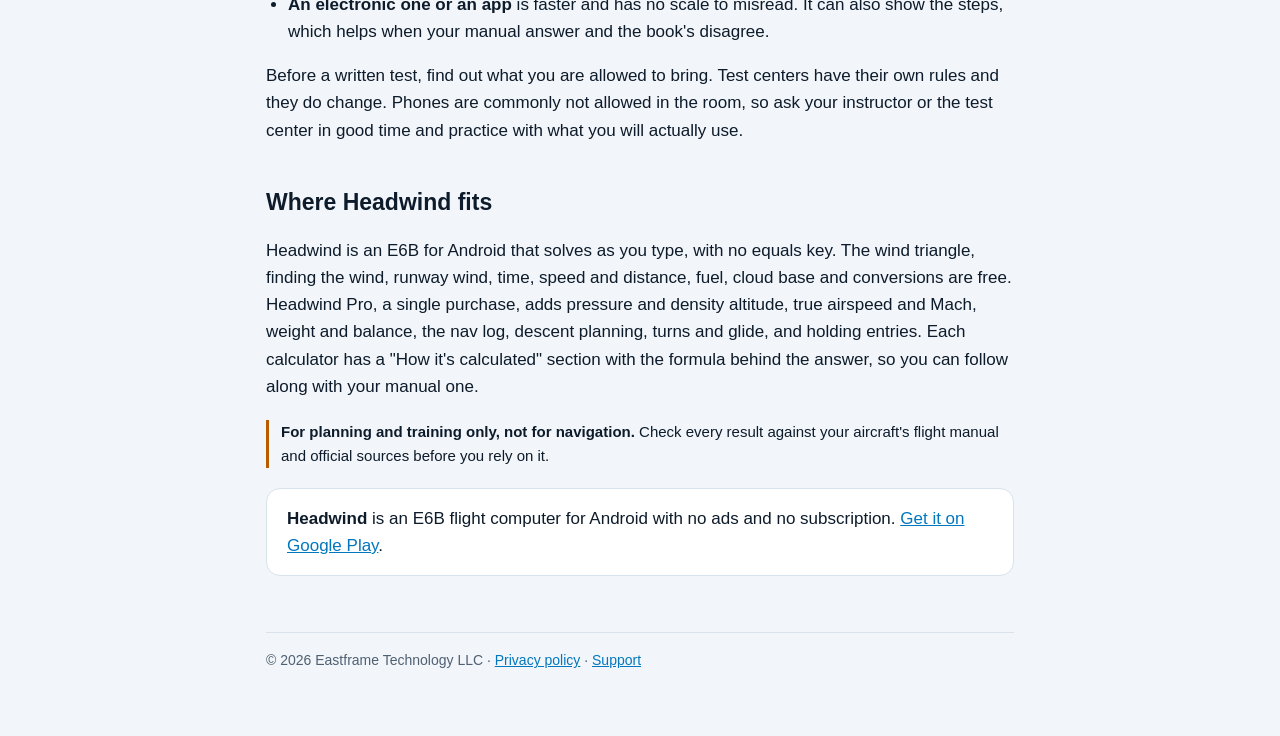
<file: guides/what-is-an-e6b.html>
<!doctype html>
<html lang="en">
<head>
<meta charset="utf-8">
<meta name="viewport" content="width=device-width, initial-scale=1">
<title>What is an E6B flight computer and what does it compute?</title>
<meta name="description" content="An E6B is a circular slide rule for pilots. What the calculator side and the wind side each solve, worked examples, and how an app fits in with a manual one.">
<link rel="canonical" href="https://eastframe-technology.github.io/headwind-support/guides/what-is-an-e6b.html">
<meta property="og:type" content="article">
<meta property="og:title" content="What does an E6B flight computer compute?">
<meta property="og:description" content="An E6B is a circular slide rule for pilots. What the calculator side and the wind side each solve, worked examples, and how an app fits in with a manual one.">
<meta property="og:image" content="https://eastframe-technology.github.io/headwind-support/img/og.jpg">
<meta property="og:url" content="https://eastframe-technology.github.io/headwind-support/guides/what-is-an-e6b.html">
<meta name="twitter:card" content="summary_large_image">
<link rel="icon" href="../icon.png">
<link rel="stylesheet" href="../style.css">
<script type="application/ld+json">
{"@context":"https://schema.org","@type":"Article","headline":"What does an E6B flight computer compute?","description":"An E6B is a circular slide rule for pilots. What the calculator side and the wind side each solve, worked examples, and how an app fits in with a manual one.","datePublished":"2026-11-06","author":{"@type":"Organization","name":"Eastframe Technology LLC"},"publisher":{"@type":"Organization","name":"Eastframe Technology LLC"},"image":"https://eastframe-technology.github.io/headwind-support/img/og.jpg","mainEntityOfPage":"https://eastframe-technology.github.io/headwind-support/guides/what-is-an-e6b.html"}
</script>
</head>
<body>
<main>
  <nav><a class="home" href="../"><img src="../icon.png" alt="" width="24" height="24">Headwind</a><a href="../tools/crosswind-calculator.html">Crosswind</a><a href="../tools/density-altitude-calculator.html">Density altitude</a><a href="../tools/wind-triangle-calculator.html">Wind triangle</a><a href="../#guides">Guides</a><a href="../#support">Support</a></nav>
  <h1>What does an E6B flight computer compute?</h1>
  <p class="lead">An E6B is a pilot's pocket calculator for flight planning. The classic version has no battery: it is a circular slide rule on one side and a sliding wind grid on the other. It answers questions about time, fuel, altitude and wind.</p>

  <h2>The calculator side</h2>
  <p>The round side is a circular slide rule. Line up two numbers on the scales and it gives you a third, because most planning problems are one multiplication or division. A student's first problems are usually these:</p>
  <ul>
    <li><strong>Time, speed and distance.</strong> 145 nautical miles at 112 knots of ground speed takes about 1 hour 18 minutes.</li>
    <li><strong>Fuel.</strong> A burn of 8.5 gallons per hour for 2.5 hours uses 21.25 gallons. With 40 gallons usable, the same burn gives about 4.7 hours to dry tanks, before any reserve.</li>
    <li><strong>True airspeed.</strong> Set pressure altitude against temperature in the window and read true airspeed against your calibrated airspeed.</li>
    <li><strong>Density altitude.</strong> The same window shows it. Use the <a href="../tools/density-altitude-calculator.html">density altitude calculator</a> to check your work.</li>
    <li><strong>Conversions.</strong> Nautical to statute miles, Celsius to Fahrenheit, gallons to pounds of fuel, using marks printed on the scales.</li>
  </ul>
  <p>A slide rule keeps no decimal point, so you place it yourself. Reading 18 on the scale could mean 1.8, 18 or 180. That is why instructors ask for a rough estimate first.</p>

  <h2>The wind side</h2>
  <p>The other side solves the wind triangle, the question every cross-country flight starts with: what heading do I fly to stay on my course, and how fast will I actually go over the ground? You mark the wind on a rotating disc, slide the grid to your true airspeed, and read the wind correction angle and ground speed.</p>
  <p>For example, a true course of 345° at 120 knots true airspeed, with the wind from 030° at 15 knots, gives a heading of about 350° and a ground speed of about 109 knots. You can run those numbers in the <a href="../tools/wind-triangle-calculator.html">wind triangle calculator</a> and see the triangle drawn out.</p>
  <p>The same geometry gives the wind components for a runway. A wind 30° off the runway at 18 knots is 9 knots of crosswind. There is a separate <a href="../tools/crosswind-calculator.html">crosswind calculator</a> for that.</p>

  <h2>What the problems have in common</h2>
  <p>None of this needs an E6B in particular. Time is distance over speed. Crosswind is wind times the sine of the angle. The tool exists because pilots needed these answers on a kneeboard, in a cockpit, long before phones. Once you see the formula behind a problem, the scale makes more sense, and so does a wrong answer.</p>

  <h2>Manual or electronic?</h2>
  <p>They answer the same questions, and many students use both.</p>
  <ul>
    <li><strong>A manual E6B</strong> needs no battery and shows the shape of the problem. Many instructors want you to be able to use one.</li>
    <li><strong>An electronic one or an app</strong> is faster and has no scale to misread. It can also show the steps, which helps when your manual answer and the book's disagree.</li>
  </ul>
  <p>Before a written test, find out what you are allowed to bring. Test centers have their own rules and they do change. Phones are commonly not allowed in the room, so ask your instructor or the test center in good time and practice with what you will actually use.</p>

  <h2>Where Headwind fits</h2>
  <p>Headwind is an E6B for Android that solves as you type, with no equals key. The wind triangle, finding the wind, runway wind, time, speed and distance, fuel, cloud base and conversions are free. Headwind Pro, a single purchase, adds pressure and density altitude, true airspeed and Mach, weight and balance, the nav log, descent planning, turns and glide, and holding entries. Each calculator has a "How it's calculated" section with the formula behind the answer, so you can follow along with your manual one.</p>
  <p class="safety"><strong>For planning and training only, not for navigation.</strong> Check every result against your aircraft's flight manual and official sources before you rely on it.</p>
  <div class="card"><strong>Headwind</strong> is an E6B flight computer for Android with no ads and no subscription. <a href="https://play.google.com/store/apps/details?id=com.eastframe.headwind">Get it on Google Play</a>.</div>
  <footer>© 2026 Eastframe Technology LLC · <a href="../privacy.html">Privacy policy</a> · <a href="../#support">Support</a></footer>
</main>
</body>
</html>
</file>
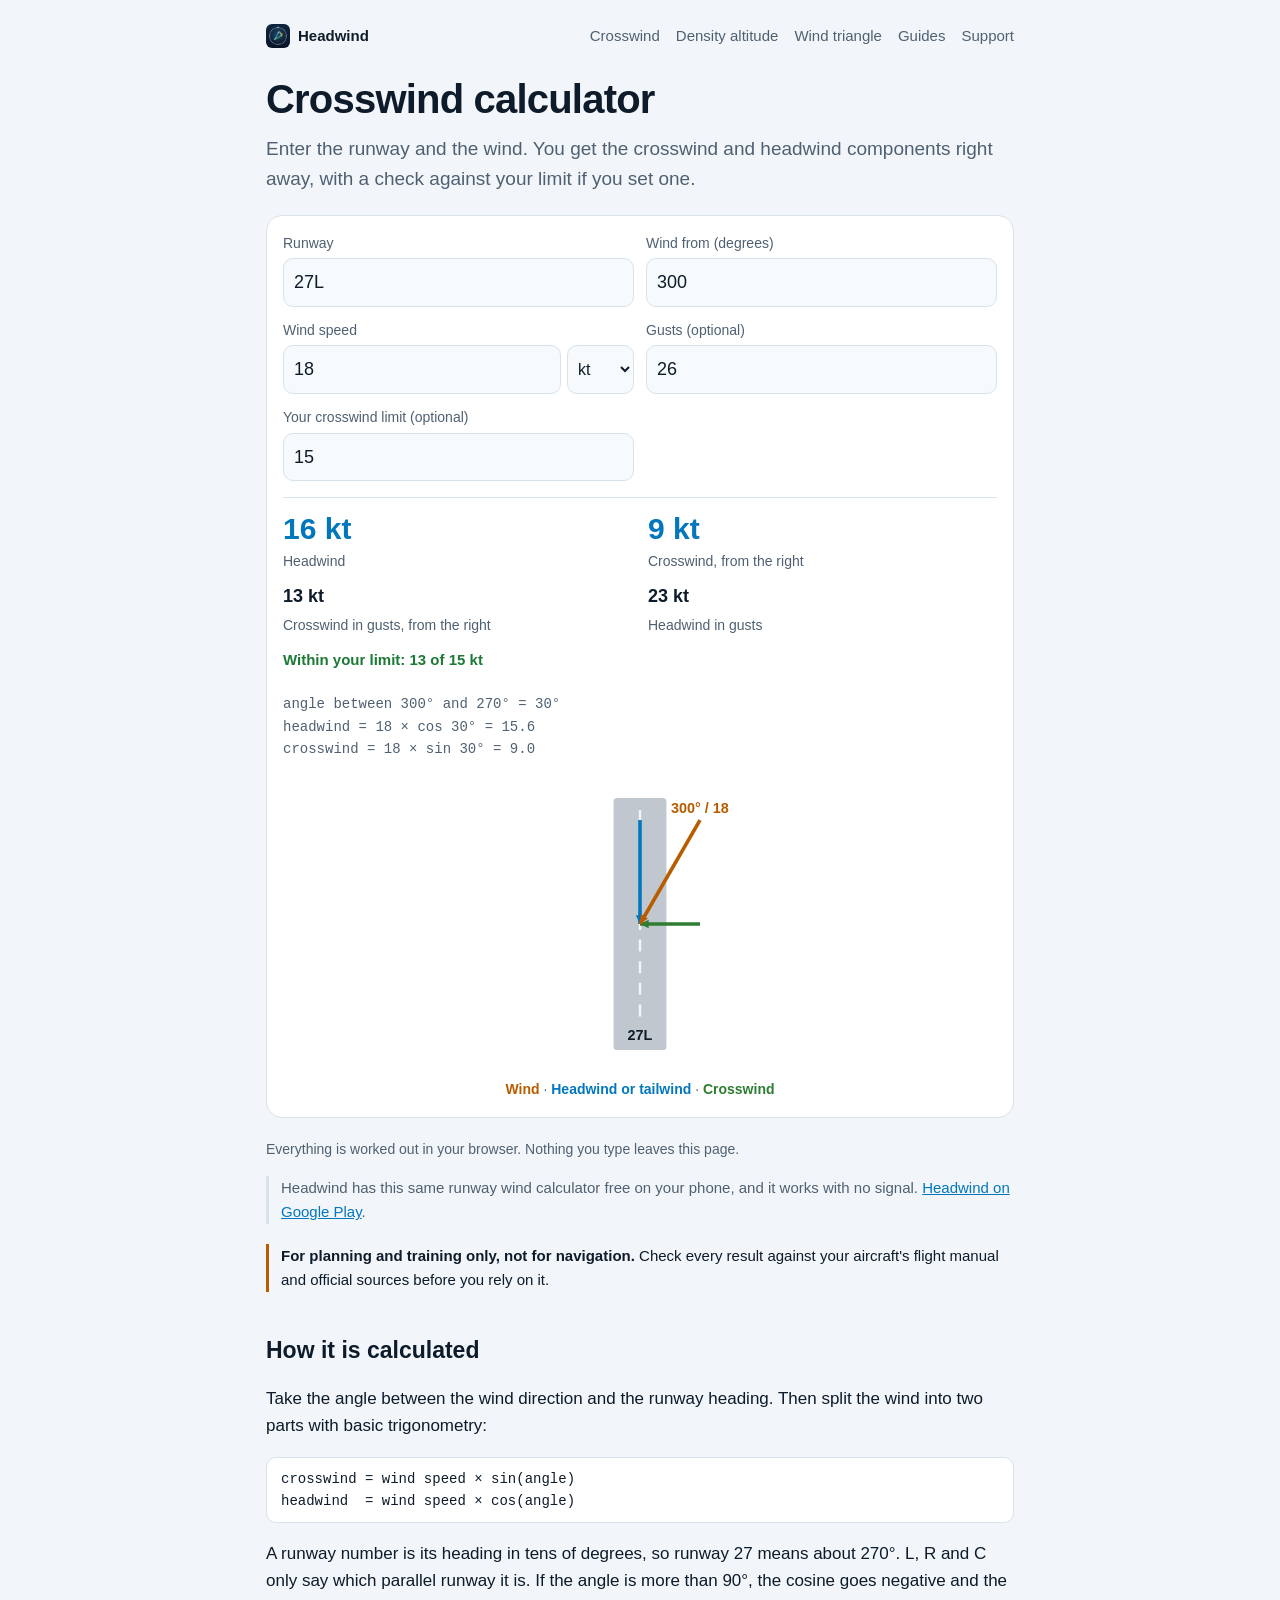
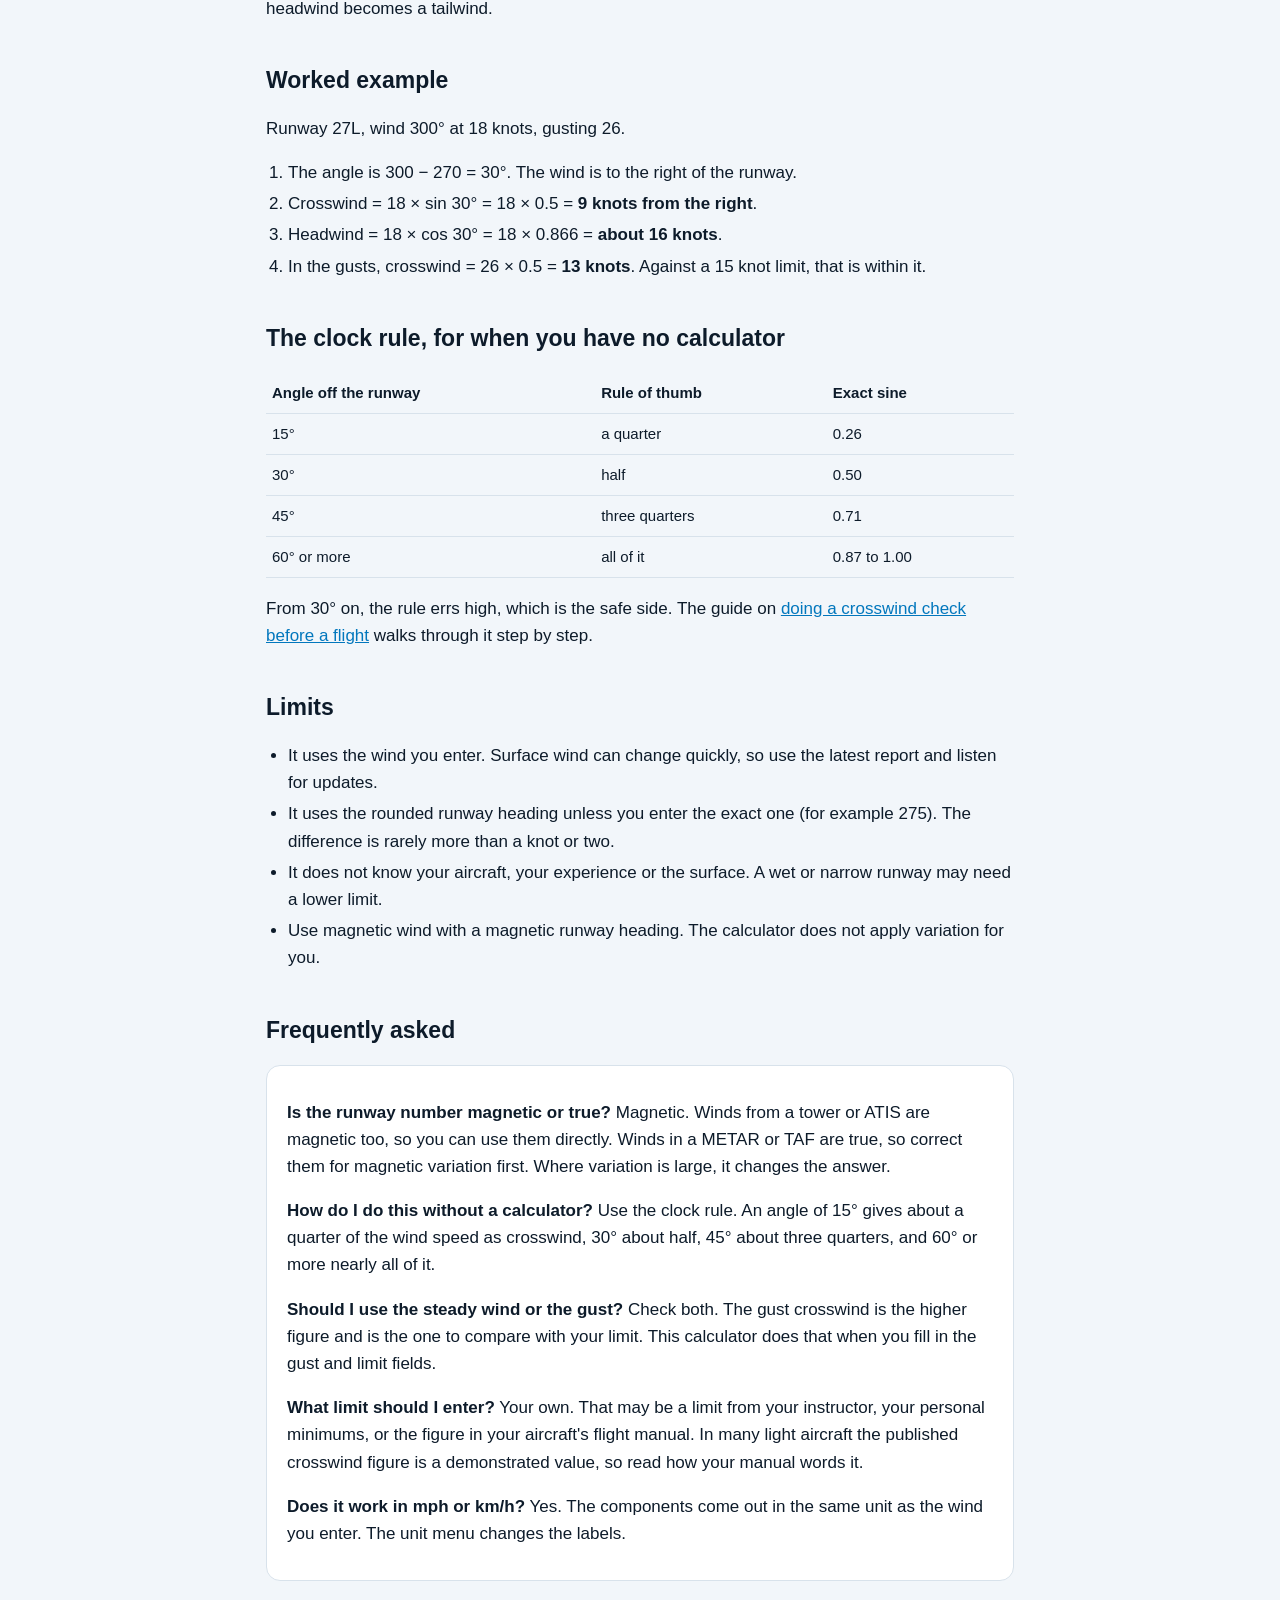
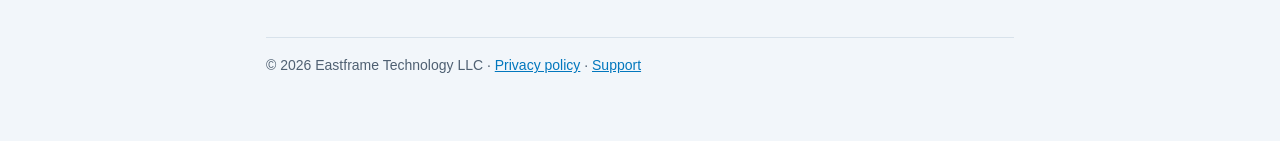
<file: tools/crosswind-calculator.html>
<!doctype html>
<html lang="en">
<head>
<meta charset="utf-8">
<meta name="viewport" content="width=device-width, initial-scale=1">
<title>Crosswind calculator: headwind and crosswind component for any runway</title>
<meta name="description" content="Free crosswind calculator. Enter the runway and the wind to get the crosswind and headwind components, with gusts and your crosswind limit. Formula, worked example and clock rule.">
<link rel="canonical" href="https://eastframe-technology.github.io/headwind-support/tools/crosswind-calculator.html">
<meta property="og:type" content="website">
<meta property="og:title" content="Crosswind calculator for any runway">
<meta property="og:description" content="Free crosswind calculator. Enter the runway and the wind to get the crosswind and headwind components, with gusts and your crosswind limit. Formula, worked example and clock rule.">
<meta property="og:image" content="https://eastframe-technology.github.io/headwind-support/img/og.jpg">
<meta property="og:url" content="https://eastframe-technology.github.io/headwind-support/tools/crosswind-calculator.html">
<meta name="twitter:card" content="summary_large_image">
<link rel="icon" href="../icon.png">
<link rel="stylesheet" href="../style.css">
<script type="application/ld+json">
{"@context":"https://schema.org","@graph":[{"@type":"SoftwareApplication","name":"Crosswind calculator","description":"Crosswind and headwind components for a runway from the wind direction and speed.","url":"https://eastframe-technology.github.io/headwind-support/tools/crosswind-calculator.html","applicationCategory":"UtilitiesApplication","operatingSystem":"Any, runs in a web browser","offers":{"@type":"Offer","price":"0","priceCurrency":"USD"},"publisher":{"@type":"Organization","name":"Eastframe Technology LLC"}},{"@type":"FAQPage","mainEntity":[{"@type":"Question","name":"Is the runway number magnetic or true?","acceptedAnswer":{"@type":"Answer","text":"Magnetic. Winds from a tower or ATIS are magnetic too, so you can use them directly. Winds in a METAR or TAF are true, so correct them for magnetic variation first. Where variation is large, it changes the answer."}},{"@type":"Question","name":"How do I do this without a calculator?","acceptedAnswer":{"@type":"Answer","text":"Use the clock rule. An angle of 15° gives about a quarter of the wind speed as crosswind, 30° about half, 45° about three quarters, and 60° or more nearly all of it."}},{"@type":"Question","name":"Should I use the steady wind or the gust?","acceptedAnswer":{"@type":"Answer","text":"Check both. The gust crosswind is the higher figure and is the one to compare with your limit. This calculator does that when you fill in the gust and limit fields."}},{"@type":"Question","name":"What limit should I enter?","acceptedAnswer":{"@type":"Answer","text":"Your own. That may be a limit from your instructor, your personal minimums, or the figure in your aircraft's flight manual. In many light aircraft the published crosswind figure is a demonstrated value, so read how your manual words it."}},{"@type":"Question","name":"Does it work in mph or km/h?","acceptedAnswer":{"@type":"Answer","text":"Yes. The components come out in the same unit as the wind you enter. The unit menu changes the labels."}}]}]}
</script>
</head>
<body>
<main>
  <nav><a class="home" href="../"><img src="../icon.png" alt="" width="24" height="24">Headwind</a><a href="../tools/crosswind-calculator.html">Crosswind</a><a href="../tools/density-altitude-calculator.html">Density altitude</a><a href="../tools/wind-triangle-calculator.html">Wind triangle</a><a href="../#guides">Guides</a><a href="../#support">Support</a></nav>
  <h1>Crosswind calculator</h1>
  <p class="lead">Enter the runway and the wind. You get the crosswind and headwind components right away, with a check against your limit if you set one.</p>

  <form class="tool" onsubmit="return false" aria-label="Crosswind calculator">
    <div class="fields">
      <label class="field">Runway<input id="rwy" value="27L" autocomplete="off" autocapitalize="characters" spellcheck="false"></label>
      <label class="field">Wind from (degrees)<input id="wdir" value="300" inputmode="decimal" autocomplete="off"></label>
      <label class="field">Wind speed<div class="row"><input id="wspd" value="18" inputmode="decimal" autocomplete="off"><select id="unit" aria-label="Speed unit"><option>kt</option><option>mph</option><option value="km/h">km/h</option></select></div></label>
      <label class="field">Gusts (optional)<input id="gust" value="26" inputmode="decimal" autocomplete="off"></label>
      <label class="field">Your crosswind limit (optional)<input id="limit" value="15" inputmode="decimal" autocomplete="off"></label>
    </div>
    <p class="msg" id="msg" role="alert" hidden></p>
    <div class="results" id="result" aria-live="polite"></div>
    <svg class="diagram" id="diagram" viewBox="0 0 300 250" role="img"></svg>
    <p class="legend"><i style="color:var(--wind)">Wind</i> · <i style="color:var(--accent)">Headwind or tailwind</i> · <i style="color:var(--track)">Crosswind</i></p>
    <noscript><p class="msg">This calculator needs JavaScript. The formula below works on any calculator.</p></noscript>
  </form>
  <p class="note">Everything is worked out in your browser. Nothing you type leaves this page.</p>
  <p class="applink">Headwind has this same runway wind calculator free on your phone, and it works with no signal. <a href="https://play.google.com/store/apps/details?id=com.eastframe.headwind">Headwind on Google Play</a>.</p>
  <p class="safety"><strong>For planning and training only, not for navigation.</strong> Check every result against your aircraft's flight manual and official sources before you rely on it.</p>

  <h2>How it is calculated</h2>
  <p>Take the angle between the wind direction and the runway heading. Then split the wind into two parts with basic trigonometry:</p>
  <pre class="formula">crosswind = wind speed × sin(angle)
headwind  = wind speed × cos(angle)</pre>
  <p>A runway number is its heading in tens of degrees, so runway 27 means about 270°. L, R and C only say which parallel runway it is. If the angle is more than 90°, the cosine goes negative and the headwind becomes a tailwind.</p>

  <h2>Worked example</h2>
  <p>Runway 27L, wind 300° at 18 knots, gusting 26.</p>
  <ol>
    <li>The angle is 300 − 270 = 30°. The wind is to the right of the runway.</li>
    <li>Crosswind = 18 × sin 30° = 18 × 0.5 = <strong>9 knots from the right</strong>.</li>
    <li>Headwind = 18 × cos 30° = 18 × 0.866 = <strong>about 16 knots</strong>.</li>
    <li>In the gusts, crosswind = 26 × 0.5 = <strong>13 knots</strong>. Against a 15 knot limit, that is within it.</li>
  </ol>

  <h2>The clock rule, for when you have no calculator</h2>
  <div class="tablewrap"><table>
    <tr><th>Angle off the runway</th><th>Rule of thumb</th><th>Exact sine</th></tr>
    <tr><td>15°</td><td>a quarter</td><td>0.26</td></tr>
    <tr><td>30°</td><td>half</td><td>0.50</td></tr>
    <tr><td>45°</td><td>three quarters</td><td>0.71</td></tr>
    <tr><td>60° or more</td><td>all of it</td><td>0.87 to 1.00</td></tr>
  </table></div>
  <p>From 30° on, the rule errs high, which is the safe side. The guide on <a href="../guides/crosswind-check-before-flight.html">doing a crosswind check before a flight</a> walks through it step by step.</p>

  <h2>Limits</h2>
  <ul>
    <li>It uses the wind you enter. Surface wind can change quickly, so use the latest report and listen for updates.</li>
    <li>It uses the rounded runway heading unless you enter the exact one (for example 275). The difference is rarely more than a knot or two.</li>
    <li>It does not know your aircraft, your experience or the surface. A wet or narrow runway may need a lower limit.</li>
    <li>Use magnetic wind with a magnetic runway heading. The calculator does not apply variation for you.</li>
  </ul>

  <h2>Frequently asked</h2>
  <div class="card faq">
    <p><strong>Is the runway number magnetic or true?</strong> Magnetic. Winds from a tower or ATIS are magnetic too, so you can use them directly. Winds in a METAR or TAF are true, so correct them for magnetic variation first. Where variation is large, it changes the answer.</p>
    <p><strong>How do I do this without a calculator?</strong> Use the clock rule. An angle of 15° gives about a quarter of the wind speed as crosswind, 30° about half, 45° about three quarters, and 60° or more nearly all of it.</p>
    <p><strong>Should I use the steady wind or the gust?</strong> Check both. The gust crosswind is the higher figure and is the one to compare with your limit. This calculator does that when you fill in the gust and limit fields.</p>
    <p><strong>What limit should I enter?</strong> Your own. That may be a limit from your instructor, your personal minimums, or the figure in your aircraft's flight manual. In many light aircraft the published crosswind figure is a demonstrated value, so read how your manual words it.</p>
    <p><strong>Does it work in mph or km/h?</strong> Yes. The components come out in the same unit as the wind you enter. The unit menu changes the labels.</p>
  </div>
  <footer>© 2026 Eastframe Technology LLC · <a href="../privacy.html">Privacy policy</a> · <a href="../#support">Support</a></footer>
</main>
<script src="flight.js"></script>
<script src="crosswind-page.js"></script>
</body>
</html>
</file>
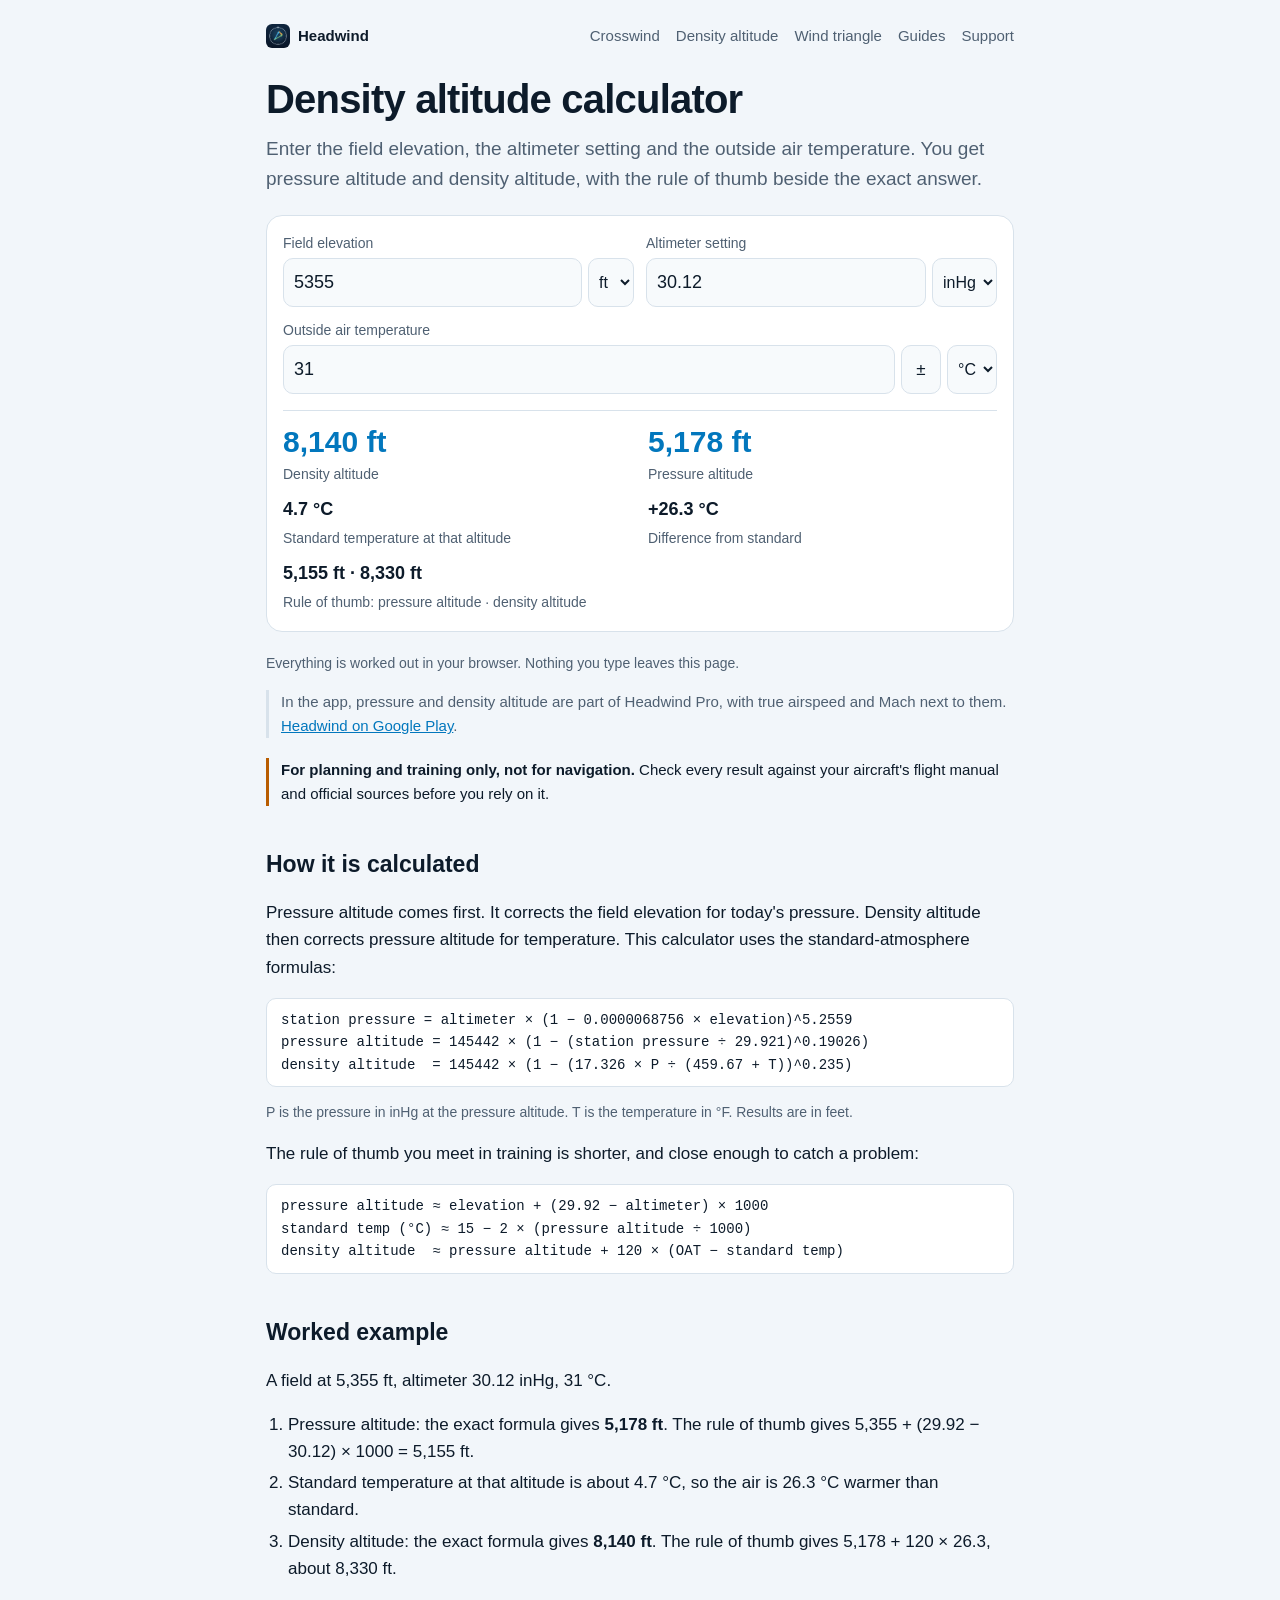
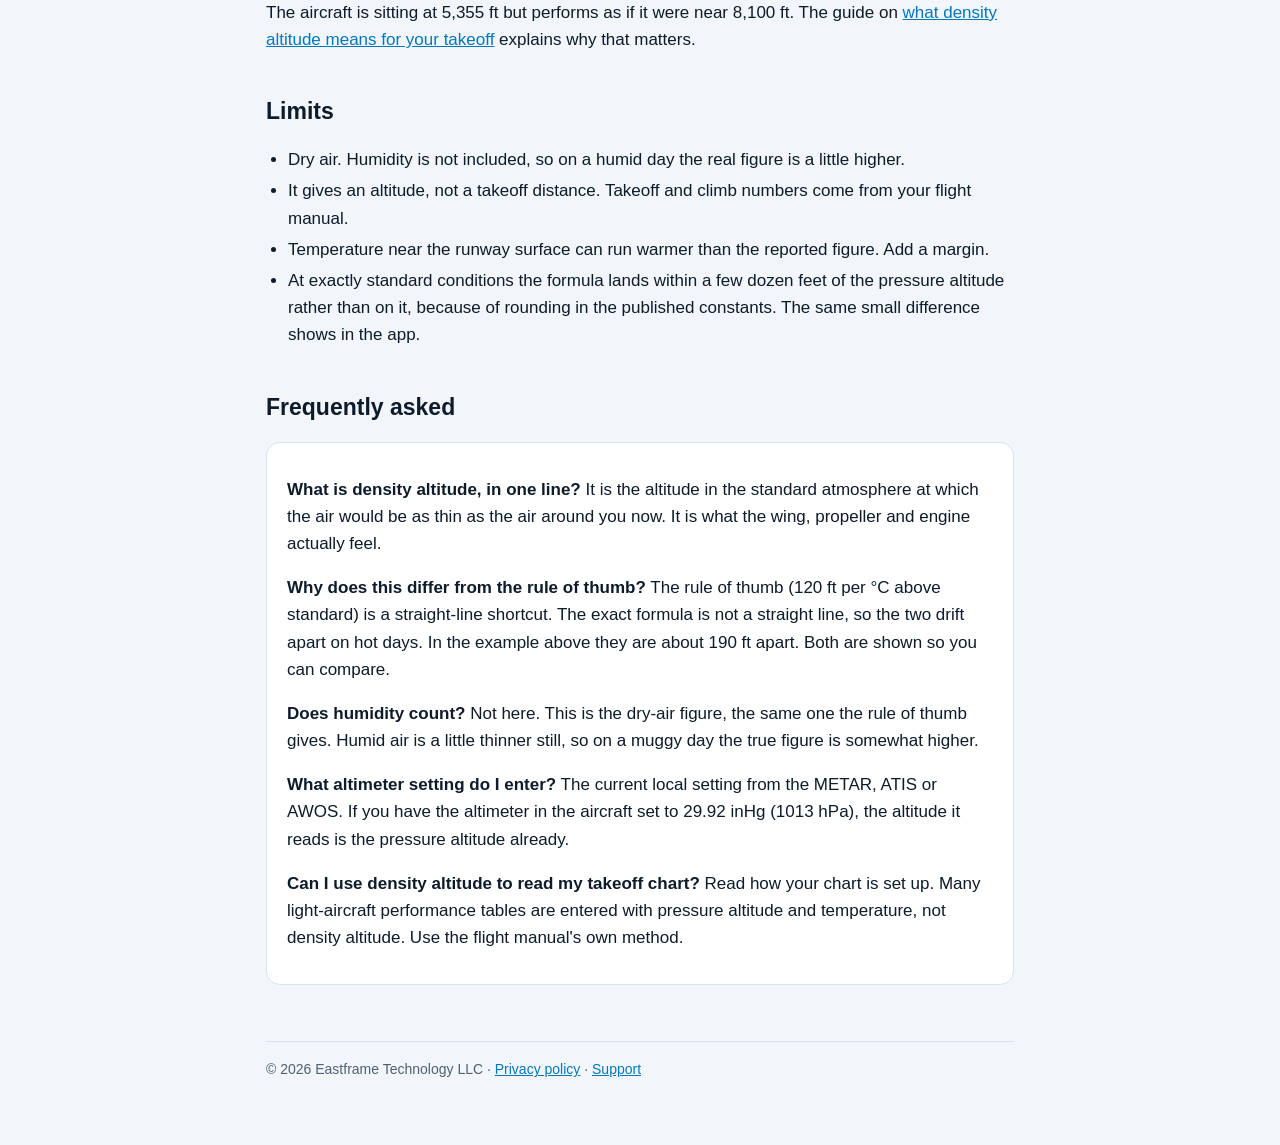
<file: tools/density-altitude-calculator.html>
<!doctype html>
<html lang="en">
<head>
<meta charset="utf-8">
<meta name="viewport" content="width=device-width, initial-scale=1">
<title>Density altitude calculator: from elevation, altimeter and temperature</title>
<meta name="description" content="Free density altitude calculator. Enter field elevation, altimeter setting and temperature to get pressure altitude and density altitude, with the rule of thumb beside the exact answer.">
<link rel="canonical" href="https://eastframe-technology.github.io/headwind-support/tools/density-altitude-calculator.html">
<meta property="og:type" content="website">
<meta property="og:title" content="Density altitude calculator">
<meta property="og:description" content="Free density altitude calculator. Enter field elevation, altimeter setting and temperature to get pressure altitude and density altitude, with the rule of thumb beside the exact answer.">
<meta property="og:image" content="https://eastframe-technology.github.io/headwind-support/img/og.jpg">
<meta property="og:url" content="https://eastframe-technology.github.io/headwind-support/tools/density-altitude-calculator.html">
<meta name="twitter:card" content="summary_large_image">
<link rel="icon" href="../icon.png">
<link rel="stylesheet" href="../style.css">
<script type="application/ld+json">
{"@context":"https://schema.org","@graph":[{"@type":"SoftwareApplication","name":"Density altitude calculator","description":"Pressure altitude and density altitude from field elevation, altimeter setting and outside air temperature.","url":"https://eastframe-technology.github.io/headwind-support/tools/density-altitude-calculator.html","applicationCategory":"UtilitiesApplication","operatingSystem":"Any, runs in a web browser","offers":{"@type":"Offer","price":"0","priceCurrency":"USD"},"publisher":{"@type":"Organization","name":"Eastframe Technology LLC"}},{"@type":"FAQPage","mainEntity":[{"@type":"Question","name":"What is density altitude, in one line?","acceptedAnswer":{"@type":"Answer","text":"It is the altitude in the standard atmosphere at which the air would be as thin as the air around you now. It is what the wing, propeller and engine actually feel."}},{"@type":"Question","name":"Why does this differ from the rule of thumb?","acceptedAnswer":{"@type":"Answer","text":"The rule of thumb (120 ft per °C above standard) is a straight-line shortcut. The exact formula is not a straight line, so the two drift apart on hot days. In the example above they are about 190 ft apart. Both are shown so you can compare."}},{"@type":"Question","name":"Does humidity count?","acceptedAnswer":{"@type":"Answer","text":"Not here. This is the dry-air figure, the same one the rule of thumb gives. Humid air is a little thinner still, so on a muggy day the true figure is somewhat higher."}},{"@type":"Question","name":"What altimeter setting do I enter?","acceptedAnswer":{"@type":"Answer","text":"The current local setting from the METAR, ATIS or AWOS. If you have the altimeter in the aircraft set to 29.92 inHg (1013 hPa), the altitude it reads is the pressure altitude already."}},{"@type":"Question","name":"Can I use density altitude to read my takeoff chart?","acceptedAnswer":{"@type":"Answer","text":"Read how your chart is set up. Many light-aircraft performance tables are entered with pressure altitude and temperature, not density altitude. Use the flight manual's own method."}}]}]}
</script>
</head>
<body>
<main>
  <nav><a class="home" href="../"><img src="../icon.png" alt="" width="24" height="24">Headwind</a><a href="../tools/crosswind-calculator.html">Crosswind</a><a href="../tools/density-altitude-calculator.html">Density altitude</a><a href="../tools/wind-triangle-calculator.html">Wind triangle</a><a href="../#guides">Guides</a><a href="../#support">Support</a></nav>
  <h1>Density altitude calculator</h1>
  <p class="lead">Enter the field elevation, the altimeter setting and the outside air temperature. You get pressure altitude and density altitude, with the rule of thumb beside the exact answer.</p>

  <form class="tool" onsubmit="return false" aria-label="Density altitude calculator">
    <div class="fields">
      <label class="field">Field elevation<div class="row"><input id="elev" value="5355" inputmode="decimal" autocomplete="off"><select id="altUnit" aria-label="Altitude unit"><option>ft</option><option>m</option></select></div></label>
      <label class="field">Altimeter setting<div class="row"><input id="qnh" value="30.12" inputmode="decimal" autocomplete="off"><select id="pressUnit" aria-label="Pressure unit"><option>inHg</option><option>hPa</option></select></div></label>
      <label class="field wide">Outside air temperature<div class="row"><input id="oat" value="31" inputmode="decimal" autocomplete="off"><button type="button" class="sign" data-for="oat" aria-label="Change the sign of the temperature">±</button><select id="tempUnit" aria-label="Temperature unit"><option value="c">°C</option><option value="f">°F</option></select></div></label>
    </div>
    <p class="msg" id="msg" role="alert" hidden></p>
    <div class="results" id="result" aria-live="polite"></div>
    <noscript><p class="msg">This calculator needs JavaScript. The rule of thumb below works on any calculator.</p></noscript>
  </form>
  <p class="note">Everything is worked out in your browser. Nothing you type leaves this page.</p>
  <p class="applink">In the app, pressure and density altitude are part of Headwind Pro, with true airspeed and Mach next to them. <a href="https://play.google.com/store/apps/details?id=com.eastframe.headwind">Headwind on Google Play</a>.</p>
  <p class="safety"><strong>For planning and training only, not for navigation.</strong> Check every result against your aircraft's flight manual and official sources before you rely on it.</p>

  <h2>How it is calculated</h2>
  <p>Pressure altitude comes first. It corrects the field elevation for today's pressure. Density altitude then corrects pressure altitude for temperature. This calculator uses the standard-atmosphere formulas:</p>
  <pre class="formula">station pressure = altimeter × (1 − 0.0000068756 × elevation)^5.2559
pressure altitude = 145442 × (1 − (station pressure ÷ 29.921)^0.19026)
density altitude  = 145442 × (1 − (17.326 × P ÷ (459.67 + T))^0.235)</pre>
  <p class="note">P is the pressure in inHg at the pressure altitude. T is the temperature in °F. Results are in feet.</p>
  <p>The rule of thumb you meet in training is shorter, and close enough to catch a problem:</p>
  <pre class="formula">pressure altitude ≈ elevation + (29.92 − altimeter) × 1000
standard temp (°C) ≈ 15 − 2 × (pressure altitude ÷ 1000)
density altitude  ≈ pressure altitude + 120 × (OAT − standard temp)</pre>

  <h2>Worked example</h2>
  <p>A field at 5,355 ft, altimeter 30.12 inHg, 31 °C.</p>
  <ol>
    <li>Pressure altitude: the exact formula gives <strong>5,178 ft</strong>. The rule of thumb gives 5,355 + (29.92 − 30.12) × 1000 = 5,155 ft.</li>
    <li>Standard temperature at that altitude is about 4.7 °C, so the air is 26.3 °C warmer than standard.</li>
    <li>Density altitude: the exact formula gives <strong>8,140 ft</strong>. The rule of thumb gives 5,178 + 120 × 26.3, about 8,330 ft.</li>
  </ol>
  <p>The aircraft is sitting at 5,355 ft but performs as if it were near 8,100 ft. The guide on <a href="../guides/density-altitude-explained.html">what density altitude means for your takeoff</a> explains why that matters.</p>

  <h2>Limits</h2>
  <ul>
    <li>Dry air. Humidity is not included, so on a humid day the real figure is a little higher.</li>
    <li>It gives an altitude, not a takeoff distance. Takeoff and climb numbers come from your flight manual.</li>
    <li>Temperature near the runway surface can run warmer than the reported figure. Add a margin.</li>
    <li>At exactly standard conditions the formula lands within a few dozen feet of the pressure altitude rather than on it, because of rounding in the published constants. The same small difference shows in the app.</li>
  </ul>

  <h2>Frequently asked</h2>
  <div class="card faq">
    <p><strong>What is density altitude, in one line?</strong> It is the altitude in the standard atmosphere at which the air would be as thin as the air around you now. It is what the wing, propeller and engine actually feel.</p>
    <p><strong>Why does this differ from the rule of thumb?</strong> The rule of thumb (120 ft per °C above standard) is a straight-line shortcut. The exact formula is not a straight line, so the two drift apart on hot days. In the example above they are about 190 ft apart. Both are shown so you can compare.</p>
    <p><strong>Does humidity count?</strong> Not here. This is the dry-air figure, the same one the rule of thumb gives. Humid air is a little thinner still, so on a muggy day the true figure is somewhat higher.</p>
    <p><strong>What altimeter setting do I enter?</strong> The current local setting from the METAR, ATIS or AWOS. If you have the altimeter in the aircraft set to 29.92 inHg (1013 hPa), the altitude it reads is the pressure altitude already.</p>
    <p><strong>Can I use density altitude to read my takeoff chart?</strong> Read how your chart is set up. Many light-aircraft performance tables are entered with pressure altitude and temperature, not density altitude. Use the flight manual's own method.</p>
  </div>
  <footer>© 2026 Eastframe Technology LLC · <a href="../privacy.html">Privacy policy</a> · <a href="../#support">Support</a></footer>
</main>
<script src="flight.js"></script>
<script src="density-altitude-page.js"></script>
</body>
</html>
</file>
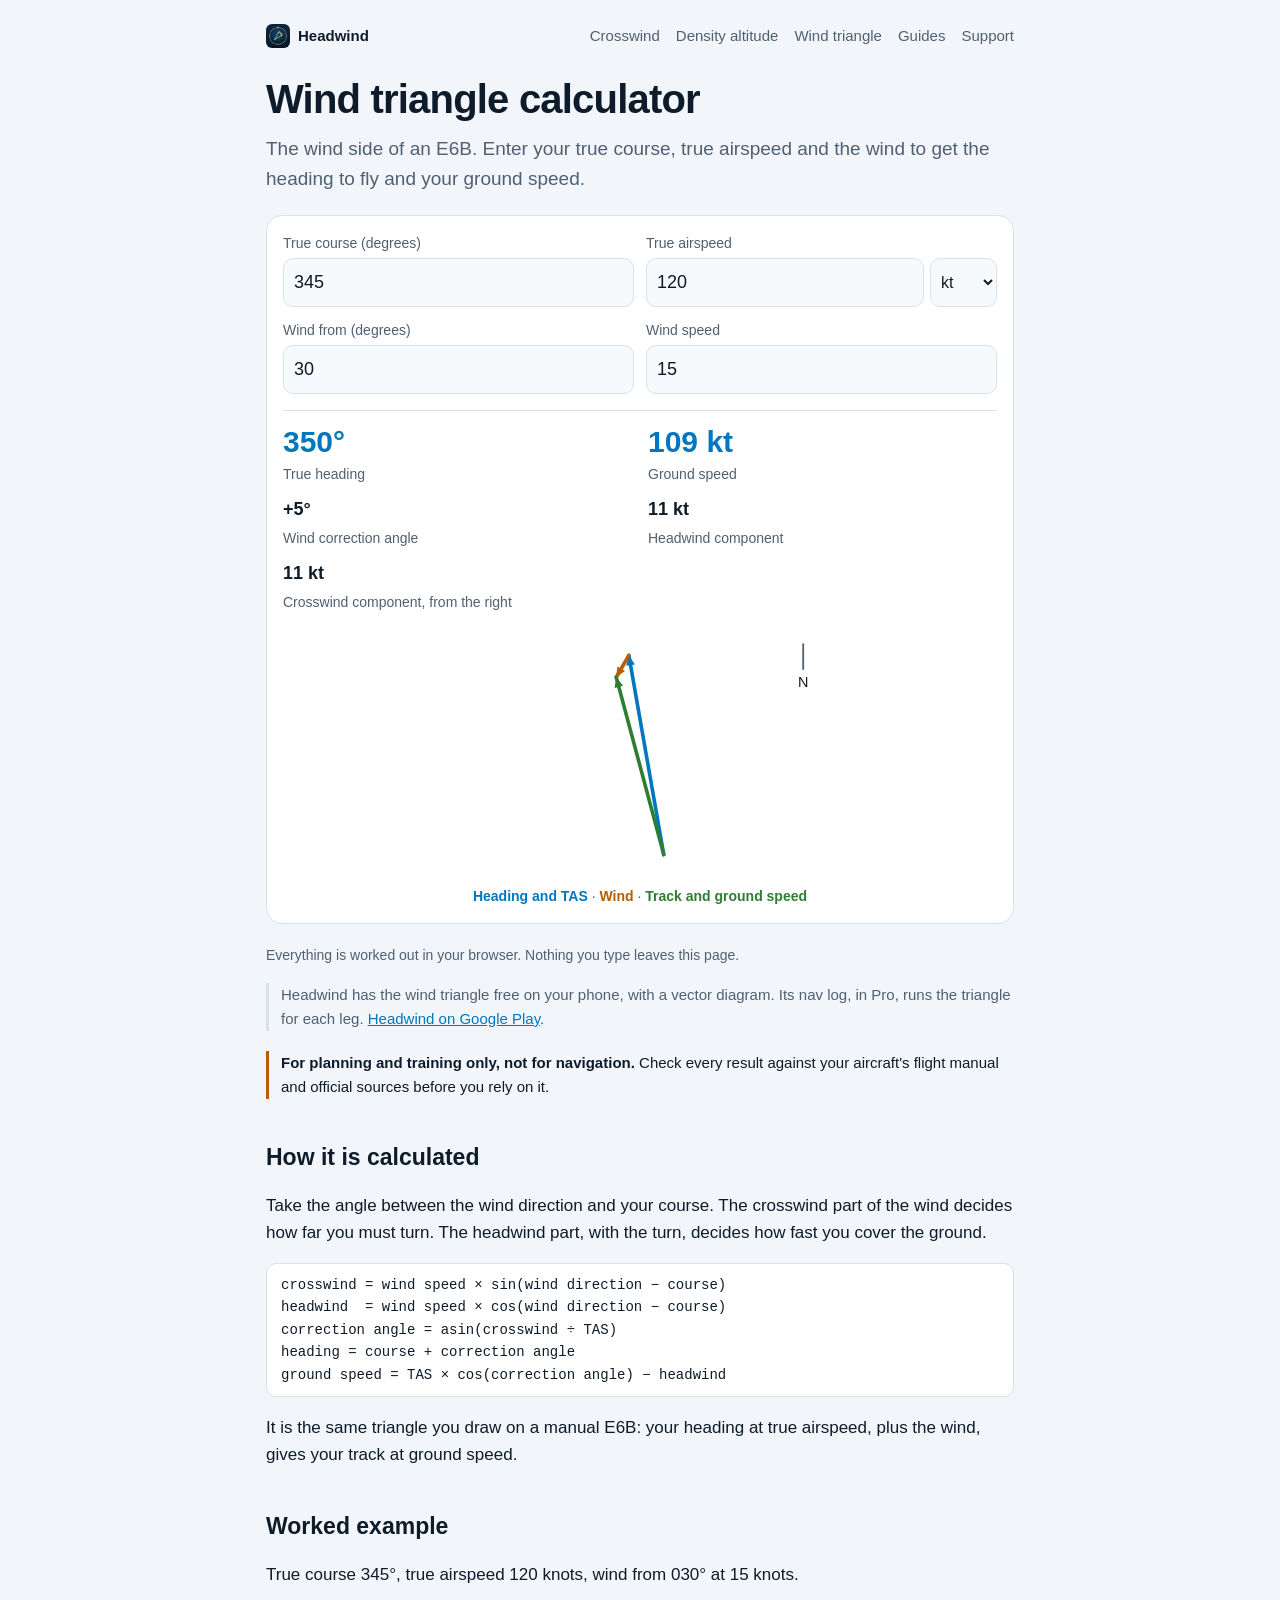
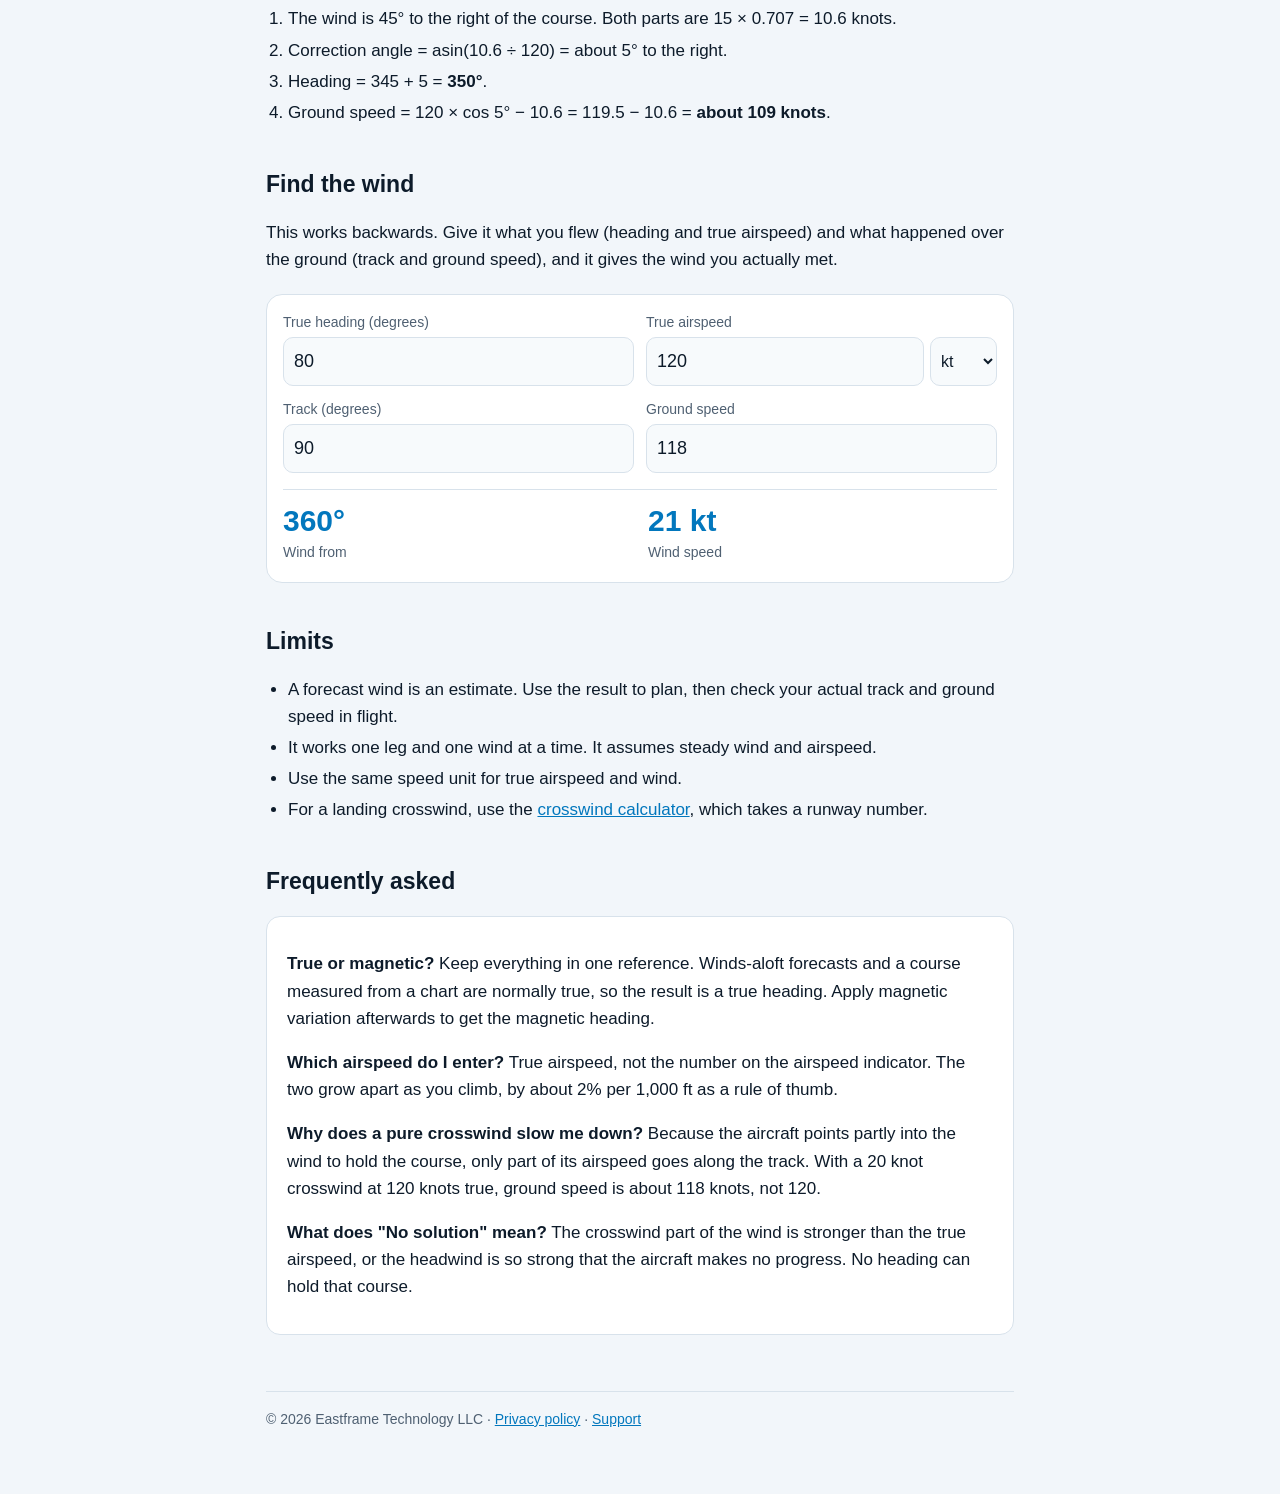
<file: tools/wind-triangle-calculator.html>
<!doctype html>
<html lang="en">
<head>
<meta charset="utf-8">
<meta name="viewport" content="width=device-width, initial-scale=1">
<title>Wind triangle calculator: heading, wind correction and ground speed</title>
<meta name="description" content="Free wind triangle calculator, the wind side of an E6B. Enter true course, true airspeed and wind to get heading, wind correction angle and ground speed, or find the wind from what you flew.">
<link rel="canonical" href="https://eastframe-technology.github.io/headwind-support/tools/wind-triangle-calculator.html">
<meta property="og:type" content="website">
<meta property="og:title" content="Wind triangle calculator">
<meta property="og:description" content="Free wind triangle calculator, the wind side of an E6B. Enter true course, true airspeed and wind to get heading, wind correction angle and ground speed, or find the wind from what you flew.">
<meta property="og:image" content="https://eastframe-technology.github.io/headwind-support/img/og.jpg">
<meta property="og:url" content="https://eastframe-technology.github.io/headwind-support/tools/wind-triangle-calculator.html">
<meta name="twitter:card" content="summary_large_image">
<link rel="icon" href="../icon.png">
<link rel="stylesheet" href="../style.css">
<script type="application/ld+json">
{"@context":"https://schema.org","@graph":[{"@type":"SoftwareApplication","name":"Wind triangle calculator","description":"Heading, wind correction angle and ground speed from true course, true airspeed and wind. Also finds the wind.","url":"https://eastframe-technology.github.io/headwind-support/tools/wind-triangle-calculator.html","applicationCategory":"UtilitiesApplication","operatingSystem":"Any, runs in a web browser","offers":{"@type":"Offer","price":"0","priceCurrency":"USD"},"publisher":{"@type":"Organization","name":"Eastframe Technology LLC"}},{"@type":"FAQPage","mainEntity":[{"@type":"Question","name":"True or magnetic?","acceptedAnswer":{"@type":"Answer","text":"Keep everything in one reference. Winds-aloft forecasts and a course measured from a chart are normally true, so the result is a true heading. Apply magnetic variation afterwards to get the magnetic heading."}},{"@type":"Question","name":"Which airspeed do I enter?","acceptedAnswer":{"@type":"Answer","text":"True airspeed, not the number on the airspeed indicator. The two grow apart as you climb, by about 2% per 1,000 ft as a rule of thumb."}},{"@type":"Question","name":"Why does a pure crosswind slow me down?","acceptedAnswer":{"@type":"Answer","text":"Because the aircraft points partly into the wind to hold the course, only part of its airspeed goes along the track. With a 20 knot crosswind at 120 knots true, ground speed is about 118 knots, not 120."}},{"@type":"Question","name":"What does \"No solution\" mean?","acceptedAnswer":{"@type":"Answer","text":"The crosswind part of the wind is stronger than the true airspeed, or the headwind is so strong that the aircraft makes no progress. No heading can hold that course."}}]}]}
</script>
</head>
<body>
<main>
  <nav><a class="home" href="../"><img src="../icon.png" alt="" width="24" height="24">Headwind</a><a href="../tools/crosswind-calculator.html">Crosswind</a><a href="../tools/density-altitude-calculator.html">Density altitude</a><a href="../tools/wind-triangle-calculator.html">Wind triangle</a><a href="../#guides">Guides</a><a href="../#support">Support</a></nav>
  <h1>Wind triangle calculator</h1>
  <p class="lead">The wind side of an E6B. Enter your true course, true airspeed and the wind to get the heading to fly and your ground speed.</p>

  <form class="tool" onsubmit="return false" aria-label="Wind triangle calculator">
    <div class="fields">
      <label class="field">True course (degrees)<input id="course" value="345" inputmode="decimal" autocomplete="off"></label>
      <label class="field">True airspeed<div class="row"><input id="tas" value="120" inputmode="decimal" autocomplete="off"><select id="unit" aria-label="Speed unit"><option>kt</option><option>mph</option><option value="km/h">km/h</option></select></div></label>
      <label class="field">Wind from (degrees)<input id="wdir" value="30" inputmode="decimal" autocomplete="off"></label>
      <label class="field">Wind speed<input id="wspd" value="15" inputmode="decimal" autocomplete="off"></label>
    </div>
    <p class="msg" id="msg" role="alert" hidden></p>
    <div class="results" id="result" aria-live="polite"></div>
    <svg class="diagram" id="diagram" viewBox="0 0 300 210" role="img"></svg>
    <p class="legend" id="legend"><i style="color:var(--accent)">Heading and TAS</i> · <i style="color:var(--wind)">Wind</i> · <i style="color:var(--track)">Track and ground speed</i></p>
    <noscript><p class="msg">This calculator needs JavaScript. The formulas below work on any calculator.</p></noscript>
  </form>
  <p class="note">Everything is worked out in your browser. Nothing you type leaves this page.</p>
  <p class="applink">Headwind has the wind triangle free on your phone, with a vector diagram. Its nav log, in Pro, runs the triangle for each leg. <a href="https://play.google.com/store/apps/details?id=com.eastframe.headwind">Headwind on Google Play</a>.</p>
  <p class="safety"><strong>For planning and training only, not for navigation.</strong> Check every result against your aircraft's flight manual and official sources before you rely on it.</p>

  <h2>How it is calculated</h2>
  <p>Take the angle between the wind direction and your course. The crosswind part of the wind decides how far you must turn. The headwind part, with the turn, decides how fast you cover the ground.</p>
  <pre class="formula">crosswind = wind speed × sin(wind direction − course)
headwind  = wind speed × cos(wind direction − course)
correction angle = asin(crosswind ÷ TAS)
heading = course + correction angle
ground speed = TAS × cos(correction angle) − headwind</pre>
  <p>It is the same triangle you draw on a manual E6B: your heading at true airspeed, plus the wind, gives your track at ground speed.</p>

  <h2>Worked example</h2>
  <p>True course 345°, true airspeed 120 knots, wind from 030° at 15 knots.</p>
  <ol>
    <li>The wind is 45° to the right of the course. Both parts are 15 × 0.707 = 10.6 knots.</li>
    <li>Correction angle = asin(10.6 ÷ 120) = about 5° to the right.</li>
    <li>Heading = 345 + 5 = <strong>350°</strong>.</li>
    <li>Ground speed = 120 × cos 5° − 10.6 = 119.5 − 10.6 = <strong>about 109 knots</strong>.</li>
  </ol>

  <h2>Find the wind</h2>
  <p>This works backwards. Give it what you flew (heading and true airspeed) and what happened over the ground (track and ground speed), and it gives the wind you actually met.</p>
  <form class="tool" onsubmit="return false" aria-label="Find the wind">
    <div class="fields">
      <label class="field">True heading (degrees)<input id="fhdg" value="80" inputmode="decimal" autocomplete="off"></label>
      <label class="field">True airspeed<div class="row"><input id="ftas" value="120" inputmode="decimal" autocomplete="off"><select id="funit" aria-label="Speed unit"><option>kt</option><option>mph</option><option value="km/h">km/h</option></select></div></label>
      <label class="field">Track (degrees)<input id="ftrk" value="90" inputmode="decimal" autocomplete="off"></label>
      <label class="field">Ground speed<input id="fgs" value="118" inputmode="decimal" autocomplete="off"></label>
    </div>
    <p class="msg" id="fmsg" role="alert" hidden></p>
    <div class="results" id="fresult" aria-live="polite"></div>
  </form>

  <h2>Limits</h2>
  <ul>
    <li>A forecast wind is an estimate. Use the result to plan, then check your actual track and ground speed in flight.</li>
    <li>It works one leg and one wind at a time. It assumes steady wind and airspeed.</li>
    <li>Use the same speed unit for true airspeed and wind.</li>
    <li>For a landing crosswind, use the <a href="crosswind-calculator.html">crosswind calculator</a>, which takes a runway number.</li>
  </ul>

  <h2>Frequently asked</h2>
  <div class="card faq">
    <p><strong>True or magnetic?</strong> Keep everything in one reference. Winds-aloft forecasts and a course measured from a chart are normally true, so the result is a true heading. Apply magnetic variation afterwards to get the magnetic heading.</p>
    <p><strong>Which airspeed do I enter?</strong> True airspeed, not the number on the airspeed indicator. The two grow apart as you climb, by about 2% per 1,000 ft as a rule of thumb.</p>
    <p><strong>Why does a pure crosswind slow me down?</strong> Because the aircraft points partly into the wind to hold the course, only part of its airspeed goes along the track. With a 20 knot crosswind at 120 knots true, ground speed is about 118 knots, not 120.</p>
    <p><strong>What does "No solution" mean?</strong> The crosswind part of the wind is stronger than the true airspeed, or the headwind is so strong that the aircraft makes no progress. No heading can hold that course.</p>
  </div>
  <footer>© 2026 Eastframe Technology LLC · <a href="../privacy.html">Privacy policy</a> · <a href="../#support">Support</a></footer>
</main>
<script src="flight.js"></script>
<script src="wind-triangle-page.js"></script>
</body>
</html>
</file>
<file: style.css>
/* Headwind: navy from the icon, with its three wind-triangle colours. */
:root { color-scheme: light dark; --bg:#f2f6fa; --fg:#0d1b2a; --muted:#4f6072; --accent:#0277bd; --on-accent:#ffffff; --wind:#b85c00; --track:#2e7d32; --card:#ffffff; --line:#d8e2eb; --field:#f7fafc; --warn:#b3261e; --ok:#1b7a33; --band:#0a1628; --band-fg:#e8f1f8; --band-muted:#a8bccd; }
@media (prefers-color-scheme: dark) { :root { --bg:#0a1628; --fg:#e8eef4; --muted:#a0b3c4; --accent:#4fc3f7; --on-accent:#06202f; --wind:#ffb74d; --track:#81c784; --card:#11233a; --line:#25405c; --field:#0c1b2f; --warn:#ff8a80; --ok:#81c784; --band:#0f253e; } }
* { box-sizing: border-box; }
html { -webkit-text-size-adjust: 100%; }
body { margin:0; background:var(--bg); color:var(--fg); font:17px/1.6 -apple-system, BlinkMacSystemFont, "Segoe UI", Roboto, sans-serif; }
main { max-width:780px; margin:0 auto; padding:24px 16px 64px; }
nav { display:flex; gap:16px; flex-wrap:wrap; font-size:15px; margin-bottom:28px; align-items:center; }
nav a { color:var(--muted); text-decoration:none; } nav a:hover { color:var(--fg); }
nav a.home { color:var(--fg); font-weight:650; margin-right:auto; display:flex; align-items:center; gap:8px; }
nav img { width:24px; height:24px; border-radius:6px; }
h1 { font-size:clamp(29px, 6vw, 40px); line-height:1.15; margin:0 0 12px; letter-spacing:-0.02em; }
h2 { margin-top:44px; font-size:23px; line-height:1.3; } h3 { font-size:18px; margin:24px 0 6px; }
p.lead { color:var(--muted); font-size:19px; margin-top:0; }
a { color:var(--accent); }
.hero { background:var(--band); color:var(--band-fg); border-radius:20px; padding:28px 22px; margin-bottom:8px; position:relative; overflow:hidden; }
.hero svg.ring { position:absolute; right:-70px; top:-70px; width:280px; height:280px; color:#4fc3f7; opacity:.22; pointer-events:none; }
.hero h1 { position:relative; max-width:560px; } .hero p.lead { color:var(--band-muted); position:relative; max-width:560px; }
.hero .note { color:var(--band-muted); position:relative; margin-bottom:0; } .hero .cta { position:relative; background:#4fc3f7; color:#06202f; }
.card { background:var(--card); border:1px solid var(--line); border-radius:14px; padding:16px 20px; margin:16px 0; overflow-wrap:anywhere; }
.cta { display:inline-flex; align-items:center; gap:10px; background:var(--accent); color:var(--on-accent); text-decoration:none; font-weight:650; padding:13px 22px; border-radius:12px; margin:8px 0 4px; }
.cta svg { width:20px; height:20px; }
.note { color:var(--muted); font-size:14px; }
.shots { display:flex; gap:12px; overflow-x:auto; padding:8px 16px 12px; margin:24px -16px 0; scroll-snap-type:x mandatory; }
.shots img { width:200px; height:auto; aspect-ratio:1/2; border-radius:14px; flex:none; scroll-snap-align:start; background:#0a1628; }
.grid { display:grid; grid-template-columns:repeat(auto-fit, minmax(210px, 1fr)); gap:12px; }
.grid .card { margin:0; } .grid h3 { margin-top:0; }
.toolcards { display:grid; grid-template-columns:repeat(auto-fit, minmax(210px, 1fr)); gap:12px; margin:16px 0; }
.toolcards a { display:block; background:var(--card); border:1px solid var(--line); border-top:3px solid var(--c, var(--accent)); border-radius:14px; padding:14px 16px; text-decoration:none; color:var(--fg); }
.toolcards a:hover { border-color:var(--c, var(--accent)); }
.toolcards strong { display:block; color:var(--c, var(--accent)); font-size:18px; margin-bottom:2px; }
.toolcards span { font-size:15px; color:var(--muted); }
ul, ol { padding-left:22px; } li { margin:4px 0; }
.tablewrap { overflow-x:auto; }
table { border-collapse:collapse; width:100%; font-size:15px; } td, th { border-bottom:1px solid var(--line); padding:8px 6px; text-align:left; vertical-align:top; }
code { font-size:14px; background:var(--card); border:1px solid var(--line); padding:1px 5px; border-radius:5px; overflow-wrap:anywhere; }
pre.formula { background:var(--card); border:1px solid var(--line); border-radius:10px; padding:10px 14px; font:14px/1.6 ui-monospace, Menlo, Consolas, monospace; white-space:pre-wrap; overflow-wrap:anywhere; }
footer { color:var(--muted); font-size:14px; margin-top:56px; border-top:1px solid var(--line); padding-top:16px; }
/* Calculators */
.tool { background:var(--card); border:1px solid var(--line); border-radius:16px; padding:16px; margin:20px 0; }
.fields { display:grid; grid-template-columns:repeat(2, minmax(0, 1fr)); gap:12px; }
.field { display:flex; flex-direction:column; gap:4px; font-size:14px; color:var(--muted); min-width:0; }
.field .row { display:flex; gap:6px; min-width:0; }
input, select { font:inherit; font-size:18px; color:var(--fg); background:var(--field); border:1px solid var(--line); border-radius:10px; padding:9px 10px; min-width:0; width:100%; }
select { font-size:16px; width:auto; flex:none; padding:9px 4px 9px 6px; }
input:focus, select:focus, button:focus-visible { outline:2px solid var(--accent); outline-offset:1px; }
button.sign { font:inherit; font-size:17px; flex:none; width:40px; background:var(--field); color:var(--fg); border:1px solid var(--line); border-radius:10px; cursor:pointer; }
.results { display:grid; grid-template-columns:repeat(2, minmax(0, 1fr)); gap:8px 16px; margin-top:16px; border-top:1px solid var(--line); padding-top:14px; }
.results div.big b { font-size:30px; line-height:1.15; color:var(--accent); display:block; font-variant-numeric:tabular-nums; }
.results div.small b { font-size:18px; display:block; font-variant-numeric:tabular-nums; }
.results span { font-size:14px; color:var(--muted); }
.results .wide { grid-column:1 / -1; }
.msg { color:var(--warn); margin:14px 0 0; font-size:15px; }
.results span.verdict-ok { color:var(--ok); font-weight:650; font-size:15px; } .results span.verdict-over { color:var(--warn); font-weight:650; font-size:15px; }
.how { font:14px/1.6 ui-monospace, Menlo, Consolas, monospace; color:var(--muted); margin:12px 0 0; overflow-wrap:anywhere; }
.diagram { display:block; width:100%; max-width:360px; height:auto; margin:14px auto 0; }
.diagram text { fill:var(--fg); font:12px -apple-system, BlinkMacSystemFont, "Segoe UI", Roboto, sans-serif; }
.diagram .rw { fill:var(--muted); opacity:.35; } .diagram .cl { stroke:var(--bg); stroke-width:2; stroke-dasharray:10 8; }
.applink { font-size:15px; color:var(--muted); border-left:3px solid var(--line); padding-left:12px; margin:16px 0; }
.safety { font-size:15px; border-left:3px solid var(--wind); padding-left:12px; margin:20px 0; }
.legend { font-size:14px; color:var(--muted); text-align:center; margin:4px 0 0; }
.legend i { font-style:normal; font-weight:700; }
@media (max-width: 480px) { nav { gap:12px; font-size:14px; } nav a.home { width:100%; margin-bottom:2px; } .hero { padding:22px 18px; } }
.field.wide { grid-column:1 / -1; }
</file>
